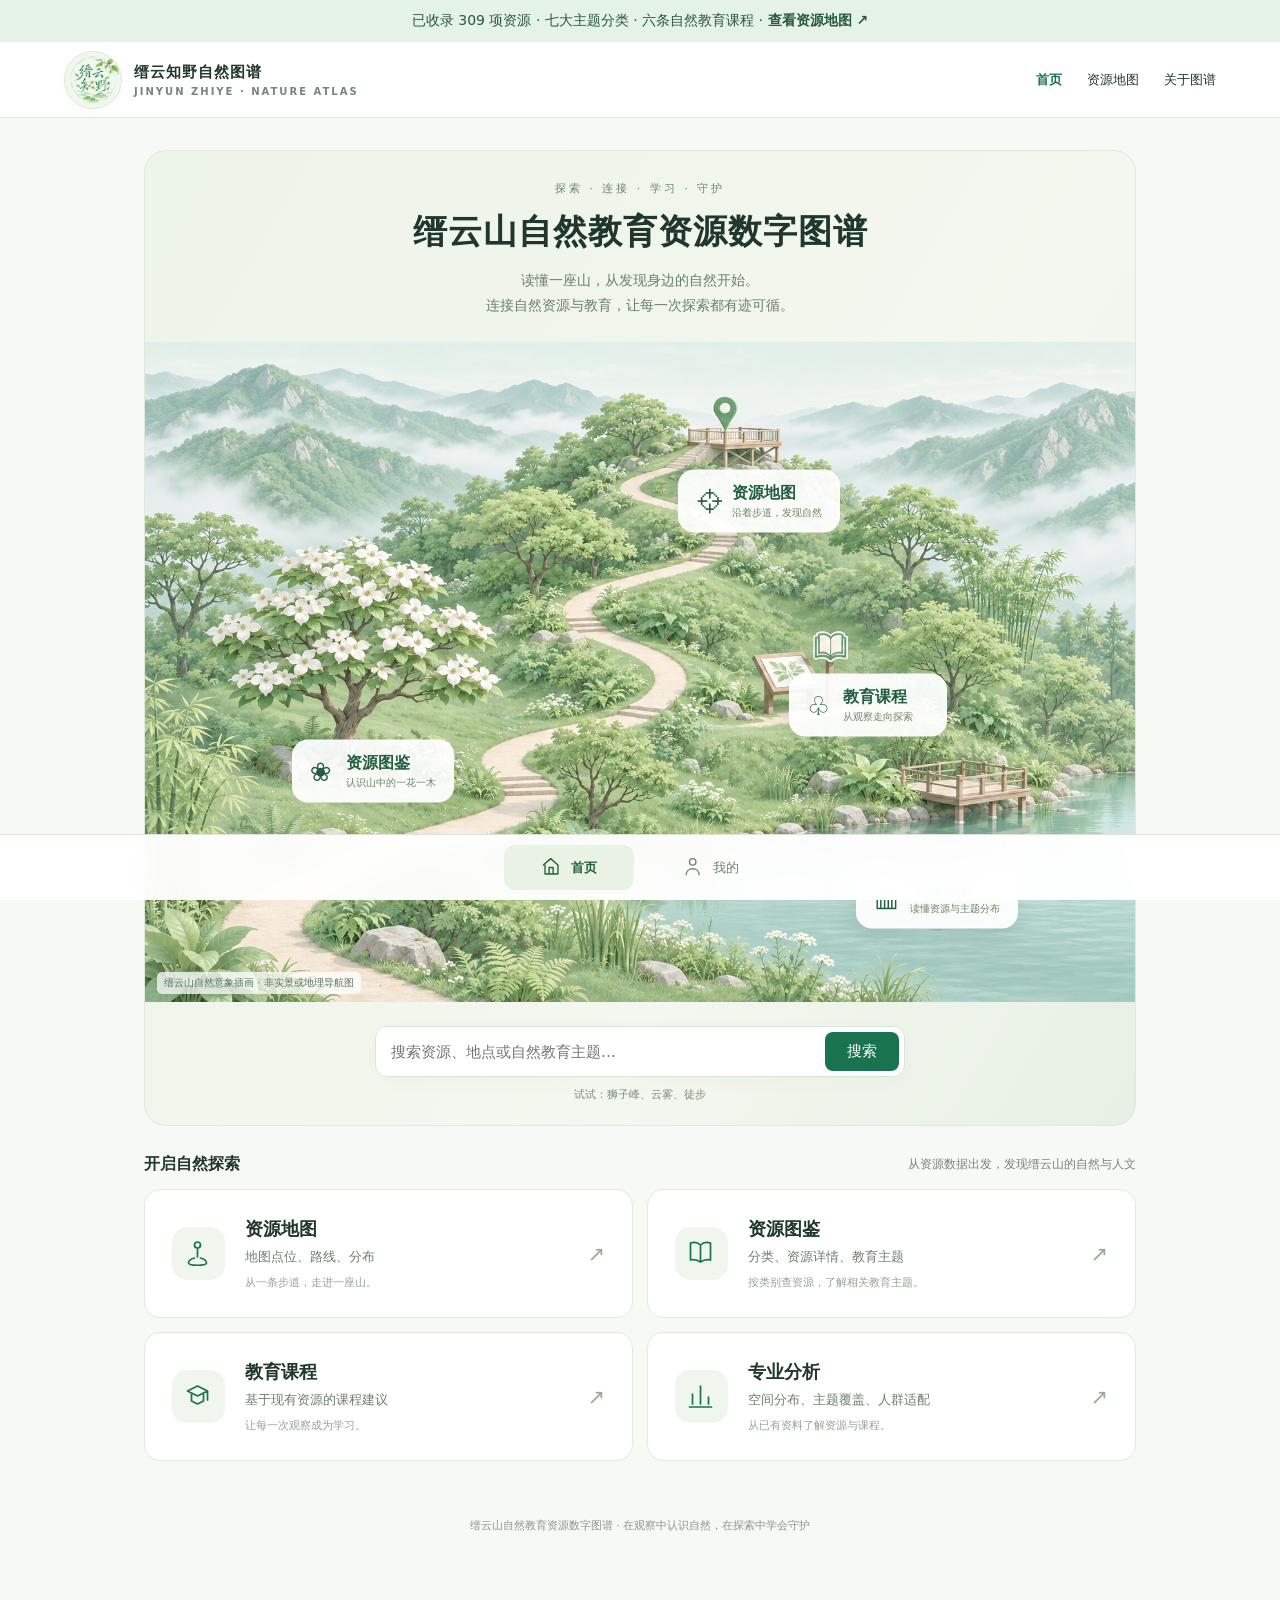
<file: 11.8/index.html>
<!doctype html><html lang="zh-CN"><head><meta charset="utf-8"><meta name="viewport" content="width=device-width,initial-scale=1"><title>缙云山自然教育资源数字图谱</title><style>
:root{--green:#19734e;--ink:#20372c;--muted:#77837b;--line:#e3e9e2}*{box-sizing:border-box}body{margin:0;background:#f7f9f5;color:var(--ink);font:15px system-ui,"Microsoft YaHei",sans-serif}button,input,a{font:inherit}a{color:inherit;text-decoration:none}button{cursor:pointer}header{height:76px;background:#fff;border-bottom:1px solid var(--line);display:flex;align-items:center;justify-content:space-between;padding:0 max(5vw,20px)}.brand{display:flex;align-items:center;gap:12px;font-weight:750;letter-spacing:1px}.mark{display:grid;place-items:center;background:#eaf3e9;border-radius:12px;width:42px;height:42px;color:var(--green);font-size:25px}.brand small{display:block;font-size:10px;color:var(--muted);letter-spacing:2px;margin-top:4px}nav{display:flex;gap:25px;font-size:13px}nav a:first-child{color:var(--green);font-weight:700}main{max-width:1040px;margin:32px auto;padding:0 24px}.hero{text-align:center;padding:38px 20px 30px;border:1px solid #e1e9dd;border-radius:22px;background:linear-gradient(120deg,#edf4e8,#f4f7ef 65%,#e7f0e5);position:relative;overflow:hidden}.eyebrow{font-size:11px;letter-spacing:3px;color:#63866a}h1{font-size:clamp(24px,4vw,34px);margin:13px 0;letter-spacing:1px}.intro{color:#6a7e6c;font-size:14px;line-height:1.8;margin:0}.search{display:flex;max-width:530px;margin:24px auto 10px;padding:5px;background:#fff;border:1px solid #dce6d8;border-radius:12px;box-shadow:0 5px 20px #32552806}.search input{min-width:0;flex:1;border:0;background:none;padding:10px;outline:none}.search button{border:0;background:var(--green);color:#fff;border-radius:8px;padding:10px 22px}.hint{font-size:11px;color:#7b8c7a}.section-title{display:flex;justify-content:space-between;align-items:center;margin:28px 0 14px}.section-title h2{font-size:16px;margin:0}.section-title span{font-size:12px;color:var(--muted)}.grid{display:grid;grid-template-columns:1fr 1fr;gap:14px}.card{display:flex;align-items:center;gap:20px;border:1px solid var(--line);border-radius:16px;background:#fff;padding:27px;transition:.2s;text-align:left;width:100%}.card:hover{border-color:#9dbda2;transform:translateY(-2px);box-shadow:0 8px 25px #26492a08}.icon{color:var(--green);width:53px;height:53px;display:grid;place-items:center;border-radius:15px;background:#f0f6ed;flex-shrink:0}svg{width:27px;height:28px}.card h3{font-size:18px;margin:0 0 7px}.card p{font-size:13px;color:#6f7d72;margin:0}.card small{display:block;font-size:11px;color:#98a198;margin-top:9px}.arrow{margin-left:auto;color:#96ab99;font-size:21px}.wide{margin-top:14px;padding:22px 27px}.wide h3{font-size:16px}.analysis{background:#edf2eb}.analysis .icon{background:#e0eadd}footer{text-align:center;padding:25px 10px;color:#8a968b;font-size:11px}dialog{width:min(620px,92vw);border:1px solid var(--line);border-radius:18px;padding:27px;color:var(--ink)}dialog::backdrop{background:#1b322c66;backdrop-filter:blur(3px)}dialog h2{margin-top:0}dialog p{line-height:1.9;color:#6f7d72}.close{float:right;border:0;border-radius:7px;padding:7px 13px}.result{display:block;padding:14px;border:1px solid var(--line);margin:9px 0;border-radius:9px}.result small{display:block;color:var(--muted);margin-top:6px}:focus-visible{outline:3px solid #77a886;outline-offset:4px}@media(max-width:650px){header{height:68px}header nav a:not(:first-child){display:none}.brand{font-size:13px}.brand small{font-size:8px}main{margin-top:18px;padding:0 15px}.hero{padding:28px 14px}.grid{gap:10px}.card{padding:18px 12px;gap:10px}.icon{width:38px;height:42px;border-radius:10px}.card h3{font-size:16px}.card p{font-size:11px;line-height:1.6}.card small{display:none}.arrow{display:none}.wide{padding:18px}.section-title span{font-size:10px}}

body{min-height:100dvh;display:flex;flex-direction:column;padding-bottom:78px}main{width:100%;flex:1}.mark{width:58px;height:58px;border-radius:50%;overflow:hidden;border:1px solid #d6deca;background:#f4edd9;box-shadow:0 2px 8px #354f2212;flex-shrink:0}.mark img{width:100%;height:100%;object-fit:cover;display:block}.bottom-nav{position:fixed;bottom:0;left:0;right:0;z-index:800;background:#fffffff5;border-top:1px solid #dce5d8;backdrop-filter:blur(14px);display:flex;justify-content:center;gap:12px;padding:10px 18px max(10px,env(safe-area-inset-bottom));height:auto}.bottom-nav a{min-width:130px;display:flex;align-items:center;justify-content:center;gap:9px;border-radius:11px;padding:11px 22px;color:#738273;font-size:13px}.bottom-nav a:hover{background:#f1f6ed;color:#19734e}.bottom-nav a[aria-current="page"]{background:#eaf2e5;color:#21613f;font-weight:700}.bottom-nav svg{width:21px;height:23px}.page-heading{padding:28px 0 20px}.page-heading h1{margin-top:8px}.page-heading p{color:#77837b;font-size:14px;line-height:1.8}.back{color:#19734e;font-size:13px}.empty-section{background:white;border:1px solid #e3e9e2;border-radius:16px;padding:24px}.empty-section h2{font-size:17px;margin:0 0 12px}.empty-section p{font-size:13px;color:#77837b;line-height:1.8}.page-grid{display:grid;grid-template-columns:1fr 1fr;gap:16px}.empty-note{border:1px dashed #cddbc8;border-radius:10px;background:#f7faf5;padding:24px 15px;text-align:center;color:#84907e;font-size:13px}.status-tag{display:inline-block;padding:5px 10px;border-radius:20px;background:#eef3e8;color:#6c805d;font-size:11px}footer{padding-bottom:24px}@media(max-width:650px){.mark{width:45px;height:45px}.brand{gap:8px;font-size:13px;letter-spacing:0}.brand small{font-size:7px;letter-spacing:1px}.bottom-nav{gap:4px;padding:8px 10px max(8px,env(safe-area-inset-bottom))}.bottom-nav a{min-width:0;flex:1;padding:10px 5px;font-size:12px;gap:6px}.page-grid{grid-template-columns:1fr}.page-heading{padding-top:15px}}
.resource-overview{display:grid;grid-template-columns:repeat(4,minmax(0,1fr));gap:10px}.resource-overview a,.course-overview a{border:1px solid #dfe9df;background:#fff;border-radius:13px;padding:14px;text-decoration:none;display:flex;align-items:center;gap:8px}.resource-overview i{width:13px;height:13px;border-radius:50%;flex-shrink:0}.resource-overview strong{font-size:13px}.resource-overview small{margin-left:auto;color:#7d8e80;font-size:11px}.course-overview{display:grid;grid-template-columns:repeat(3,1fr);gap:10px}.course-overview a{display:block;line-height:1.65}.course-overview b{display:block;color:#2b6945}.course-overview small{display:block;color:#718176}.course-overview span{display:block;color:#237d4b;font-size:11px;margin-top:8px}@media(max-width:700px){.resource-overview{grid-template-columns:repeat(2,1fr)}.course-overview{grid-template-columns:1fr 1fr}}@media(max-width:450px){.course-overview{grid-template-columns:1fr}}
.mark{background:#f3f8ef;border-color:#dce8d6;box-shadow:0 2px 8px #354f2208}.hero{padding:30px 0 23px}.hero>.eyebrow,.hero>h1,.hero>.intro{padding-left:16px;padding-right:16px}.nature-scene{margin:24px 0 15px;position:relative;width:100%;text-align:left;isolation:isolate}.nature-scene>img{width:100%;height:auto;display:block}.scene-link{position:absolute;display:grid;grid-template-columns:28px 1fr;gap:2px 8px;padding:12px 17px;border:1px solid #ffffffc7;border-radius:16px;background:#ffffffed;box-shadow:0 5px 22px #214b3520;color:#235e40;transform:translate(-50%,-50%);transition:background .2s,box-shadow .2s;min-width:158px}.scene-link:hover{background:#effbe7;box-shadow:0 6px 24px #214b3538}.scene-link>span{font-size:26px;grid-row:span 2;align-self:center}.scene-link b{font-size:16px;font-weight:650;white-space:nowrap}.scene-link small{font-size:10px;color:#6d8364;white-space:nowrap}.scene-map{left:62%;top:24%}.scene-resources{left:23%;top:65%}.scene-courses{left:73%;top:55%}.scene-analysis{left:80%;top:84%}.nature-scene figcaption{position:absolute;bottom:8px;left:12px;background:#ffffffbd;border-radius:5px;padding:4px 7px;color:#577362;font-size:10px}.hero .search{width:calc(100% - 30px)}@media(max-width:650px){.scene-link{padding:8px 10px;min-width:0;grid-template-columns:18px 1fr;gap:0 4px;border-radius:10px}.scene-link b{font-size:12px}.scene-link>span{font-size:19px;grid-row:auto}.scene-link small{display:none}.scene-map{left:62%;top:25%}.scene-resources{left:23%;top:64%}.scene-courses{left:74%;top:55%}.scene-analysis{left:79%;top:84%}.nature-scene figcaption{font-size:8px;bottom:4px;left:5px}.hero{padding-top:24px}.nature-scene{margin-top:18px}}</style></head><body><div style="padding:12px 20px;background:#e5f2e7;color:#28593d;text-align:center;font-size:14px">已收录 309 项资源 · 七大主题分类 · 六条自然教育课程 · <a style="color:inherit;font-weight:bold" href="resource-map.html?v=resource-v4">查看资源地图 ↗</a></div><header><a class="brand" href="index.html"><span class="mark"><img src="assets/jinyun-zhiye-logo-light.png" alt="缙云知野自然花境标志"></span><span>缙云知野自然图谱<small>JINYUN ZHIYE · NATURE ATLAS</small></span></a><nav><a href="index.html">首页</a><a href="resource-map.html">资源地图</a><a href="#" data-panel="about">关于图谱</a></nav></header><main><section class="hero"><div class="eyebrow">探索 · 连接 · 学习 · 守护</div><h1>缙云山自然教育资源数字图谱</h1><p class="intro">读懂一座山，从发现身边的自然开始。<br>连接自然资源与教育，让每一次探索都有迹可循。</p><figure class="nature-scene" aria-label="山坡插画功能导航"><img src="assets/jinyun-hillside-muted.png" alt="浅绿山坡上，步道通往山顶，四照花树立于坡侧，湖泊在右下角。此为艺术示意，非实景或导航地图。" width="1536" height="1024" fetchpriority="high"><a class="scene-link scene-map" href="resource-map.html"><span>⌖</span><b>资源地图</b><small>沿着步道，发现自然</small></a><a class="scene-link scene-resources" href="resources.html"><span>❀</span><b>资源图鉴</b><small>认识山中的一花一木</small></a><a class="scene-link scene-courses" href="courses.html"><span>♧</span><b>教育课程</b><small>从观察走向探索</small></a><a class="scene-link scene-analysis" href="analysis.html"><span>▥</span><b>专业分析</b><small>读懂资源与主题分布</small></a><figcaption>缙云山自然意象插画 · 非实景或地理导航图</figcaption></figure><form class="search" id="search"><input id="query" aria-label="搜索自然教育资源" placeholder="搜索资源、地点或自然教育主题…" required><button>搜索</button></form><div class="hint">试试：狮子峰、云雾、徒步</div></section><div class="section-title"><h2>开启自然探索</h2><span>从资源数据出发，发现缙云山的自然与人文</span></div><section class="grid"><a class="card" href="resource-map.html"><span class="icon"><svg viewBox="0 0 26 28" fill="none" stroke="currentColor" stroke-width="1.7" stroke-linecap="round" stroke-linejoin="round" aria-hidden="true"><path d="M9 18c-4 1-6 3-6 5 0 3 18 3 18 0 0-2-2-4-6-5M12 17V8m0 0a3 3 0 1 0 0-6 3 3 0 0 0 0 6Z"/></svg></span><div><h3>资源地图</h3><p>地图点位、路线、分布</p><small>从一条步道，走进一座山。</small></div><span class="arrow">↗</span></a><a class="card" href="resources.html"><span class="icon"><svg viewBox="0 0 26 28" fill="none" stroke="currentColor" stroke-width="1.7" stroke-linecap="round" stroke-linejoin="round" aria-hidden="true"><path d="M12 5C9 2 5 2 2 3v17c4-1 7 0 10 2 3-2 6-3 10-2V3c-3-1-7-1-10 2Zm0 0v17"/></svg></span><div><h3>资源图鉴</h3><p>分类、资源详情、教育主题</p><small>按类别查资源，了解相关教育主题。</small></div><span class="arrow">↗</span></a><a class="card" href="courses.html"><span class="icon"><svg viewBox="0 0 26 28" fill="none" stroke="currentColor" stroke-width="1.7" stroke-linecap="round" stroke-linejoin="round" aria-hidden="true"><path d="m2 8 10-5 10 5-10 5L2 8Zm4 3v7l6 3 6-3v-7m4-3v9"/></svg></span><div><h3>教育课程</h3><p>基于现有资源的课程建议</p><small>让每一次观察成为学习。</small></div><span class="arrow">↗</span></a><a class="card" href="analysis.html"><span class="icon"><svg viewBox="0 0 26 28" fill="none" stroke="currentColor" stroke-width="1.7" stroke-linecap="round" stroke-linejoin="round" aria-hidden="true"><path d="M4 21V11m8 10V3m8 18v-7M1 24h22"/></svg></span><div><h3>专业分析</h3><p>空间分布、主题覆盖、人群适配</p><small>从已有资料了解资源与课程。</small></div><span class="arrow">↗</span></a></section></main><footer>缙云山自然教育资源数字图谱 · 在观察中认识自然，在探索中学会守护</footer><dialog id="panel"><button class="close" id="close">关闭 ×</button><h2 id="panelTitle"></h2><div id="panelBody"></div></dialog><script src="./resource-points.js?v=resource-v5"></script><script src="./curated-resources.js?v=resource-v5"></script><script src="./nature-courses.js?v=resource-v5"></script><script>
const titles={mine:'我的',analysis:'专业分析',about:'关于图谱'};
const details={graph:'基于现有资源的分类和教育主题建立知识关联。',course:'依据现有资源点位设计六个自然教育课程方向。',archive:'查看完整资源信息及地图定位。',mine:'个人收藏、观察记录、学习成就和浏览历史将在这里汇总。当前主页原型尚未接入账号与共享数据。',analysis:'资源分类统计、空间分布与教育主题覆盖分析将在资源数据整理后开放。',about:'本网站基于现有缙云山资源调查点位数据，提供分色地图、代表性资源导览、自然教育课程路径与全量资源档案。课程站点为资源数据支持的教学建议，实际通行请以现场情况为准。'};
const records=window.JINYUN_RESOURCE_POINTS||[];
const courses=window.JINYUN_NATURE_COURSES||[];
const majors=window.JINYUN_RESOURCE_MAJOR||{};
const majorOf=window.jinyunMajorCategory|| (x=>x.category);
const esc=s=>String(s??'').replace(/[&<>"']/g,c=>({'&':'&amp;','<':'&lt;','>':'&gt;','"':'&quot;',"'":'&#39;'}[c]));
const majorCounts=Object.keys(majors).map(m=>({name:m,count:records.filter(x=>majorOf(x)===m).length,color:majors[m]}));
function panelContents(key){
 return `<p>${esc(details[key]||'')}</p>`;
}
const panel=document.querySelector('#panel');function show(key){document.querySelector('#panelTitle').textContent=titles[key];document.querySelector('#panelBody').innerHTML=panelContents(key);panel.showModal()}
document.querySelectorAll('[data-panel]').forEach(el=>el.onclick=e=>{e.preventDefault();show(el.dataset.panel)});document.querySelector('#close').onclick=()=>panel.close();panel.onclick=e=>{if(e.target===panel){const r=panel.getBoundingClientRect();if(e.clientX<r.left||e.clientX>r.right||e.clientY<r.top||e.clientY>r.bottom)panel.close()}};
document.querySelector('#search').onsubmit=e=>{
 e.preventDefault();const q=document.querySelector('#query').value.trim();if(!q)return;
 document.querySelector('#panelTitle').textContent='搜索结果';const body=document.querySelector('#panelBody');body.replaceChildren();
 const matches=(window.JINYUN_RESOURCE_POINTS||[]).filter(item=>[item.id,item.name,item.area,item.category,item.educationTheme,item.summary].join(' ').toLowerCase().includes(q.toLowerCase()));
 matches.slice(0,30).forEach(item=>{const a=document.createElement('a');a.className='result';a.href='resource-map.html?v=resource-v4&id='+encodeURIComponent(item.id);a.textContent=item.name+' ↗';const small=document.createElement('small');small.textContent=item.area+' / '+item.category; a.append(small);body.append(a);});
 if(!matches.length)body.textContent='暂未找到匹配资源，请尝试名称、编号、主题或区域。';
 else if(matches.length>30){const note=document.createElement('p');note.textContent='共找到 '+matches.length+' 项，先展示前30项，可在资源地图中进一步筛选。';body.append(note);}
 panel.showModal();
};
</script><nav class="bottom-nav" aria-label="底部分页导航"><a href="index.html" aria-current="page"><svg viewBox="0 0 26 28" fill="none" stroke="currentColor" stroke-width="1.7" stroke-linecap="round" stroke-linejoin="round" aria-hidden="true"><path d="m3 11 9-8 9 8v11H5V11m5 11v-8h5v8"/></svg>首页</a><a href="my.html"><svg viewBox="0 0 26 28" fill="none" stroke="currentColor" stroke-width="1.7" stroke-linecap="round" stroke-linejoin="round" aria-hidden="true"><circle cx="12" cy="7" r="4"/><path d="M4 23c0-10 16-10 16 0"/></svg>我的</a></nav></body></html>
</file>
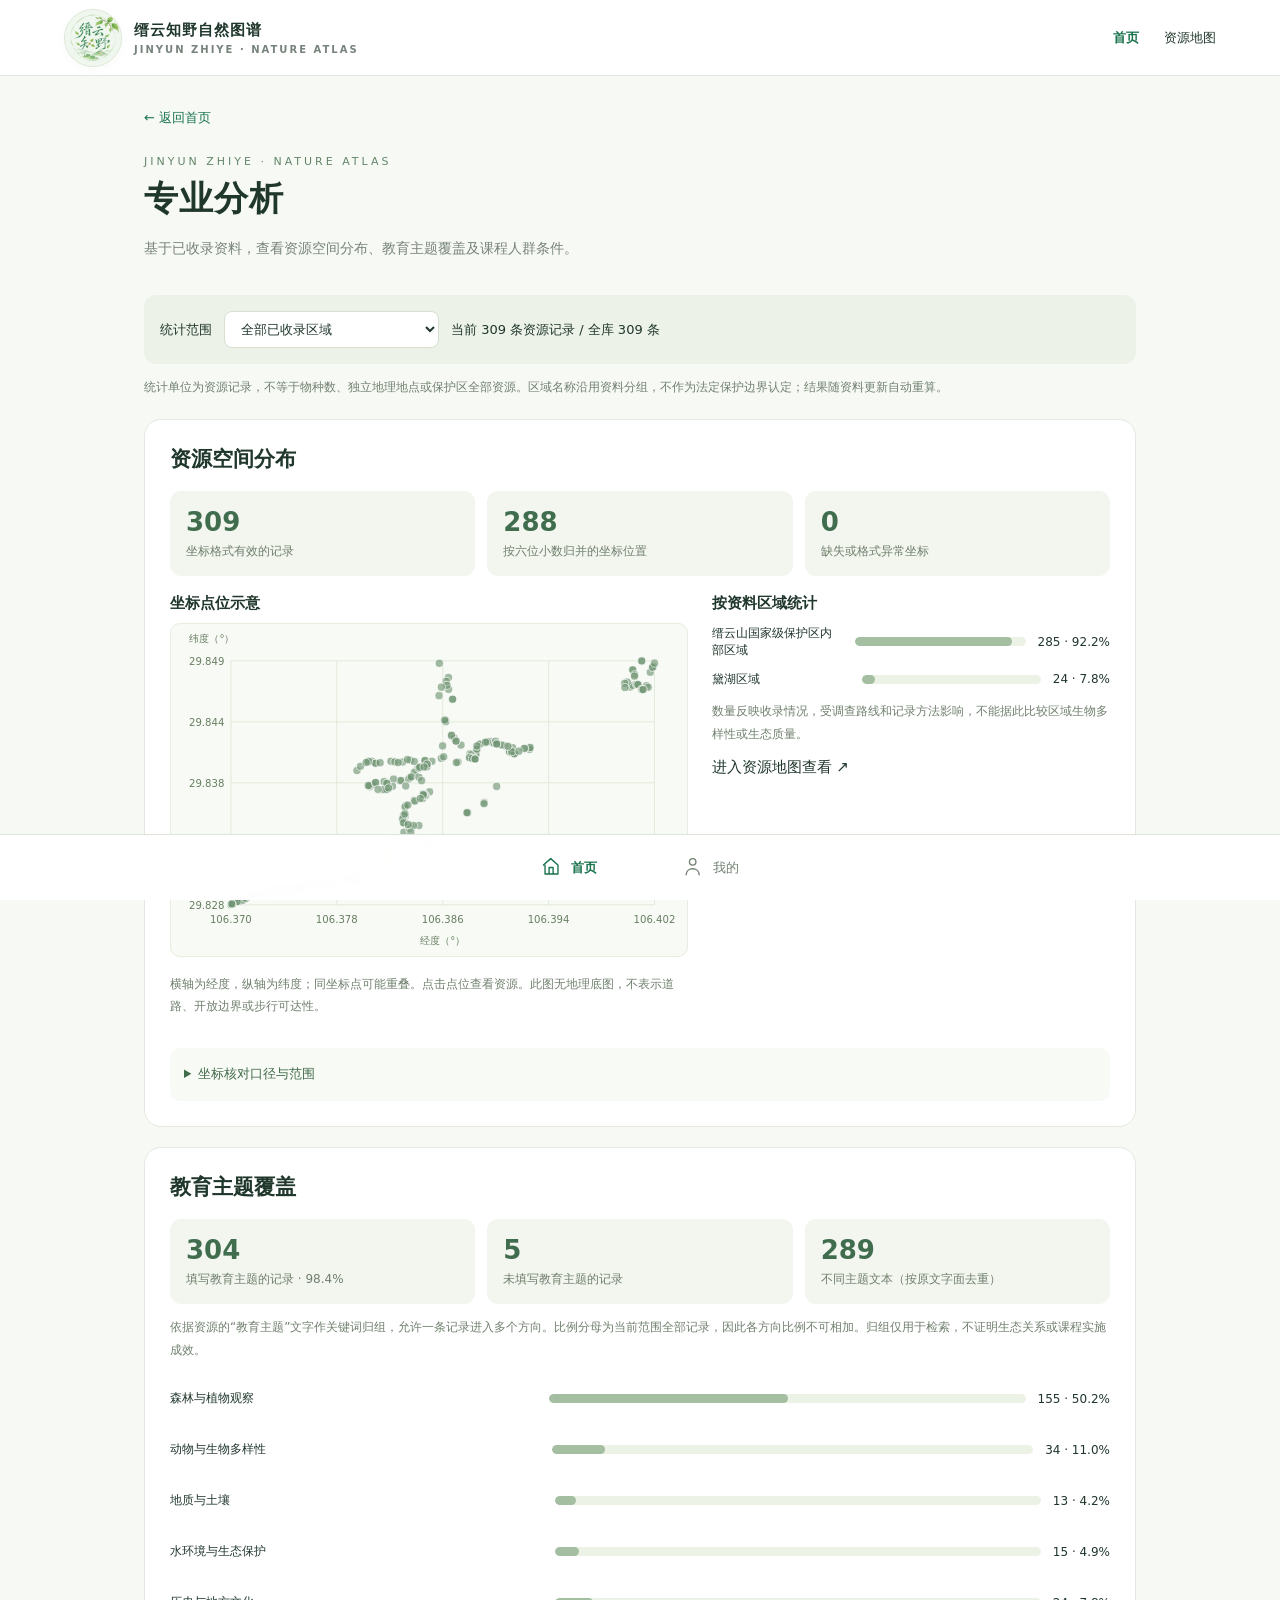
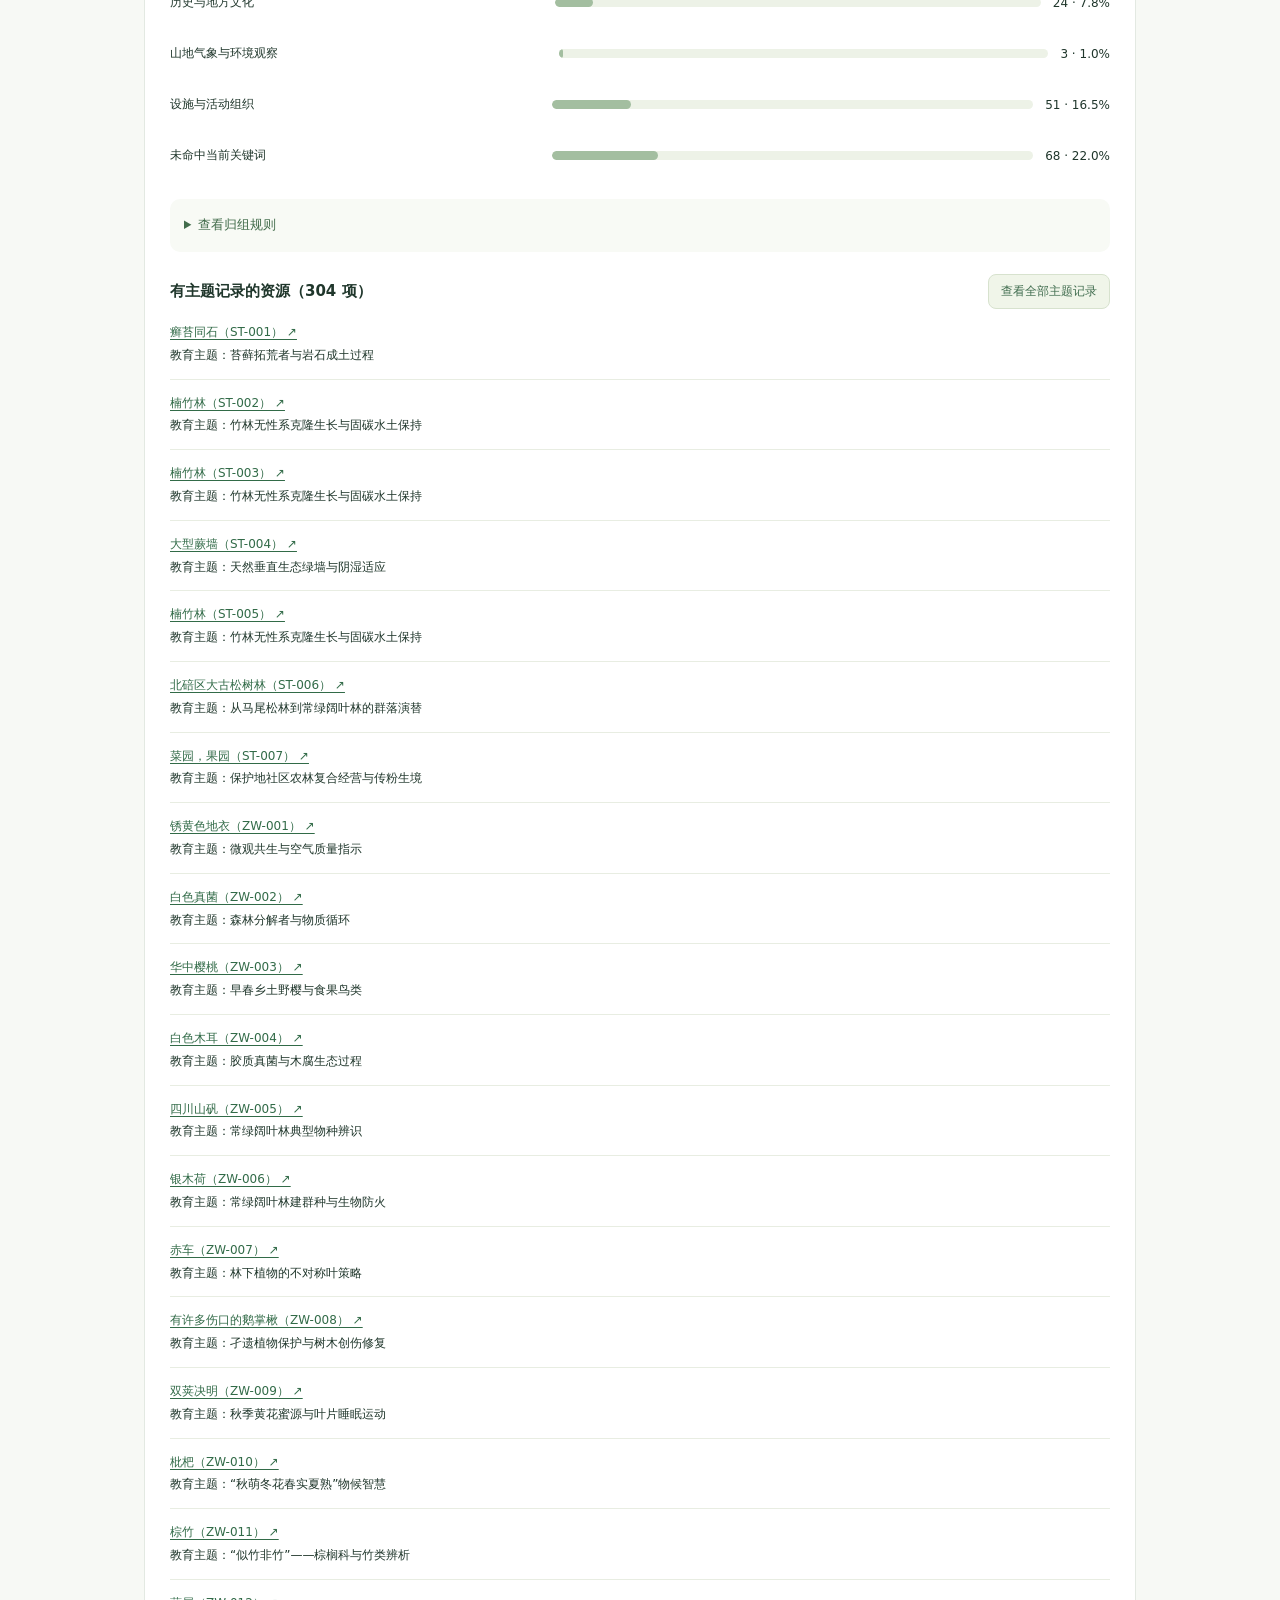
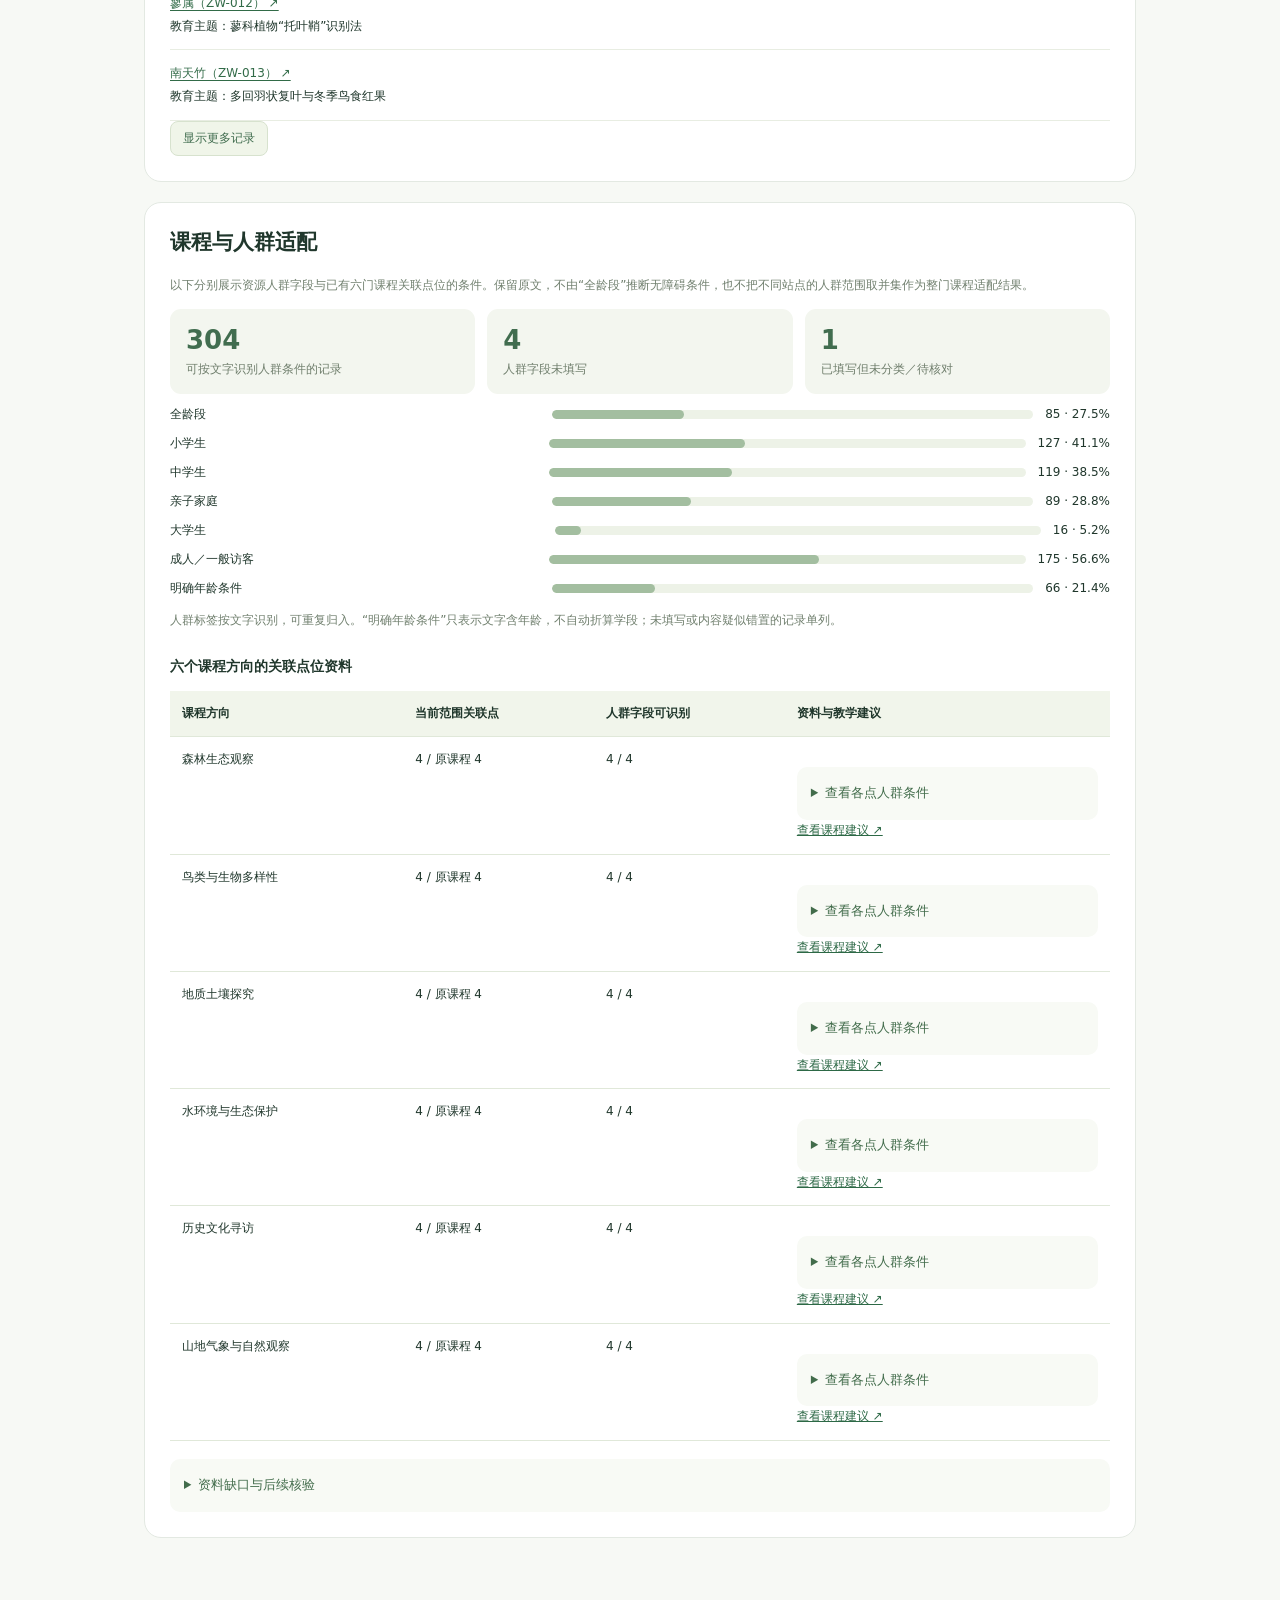
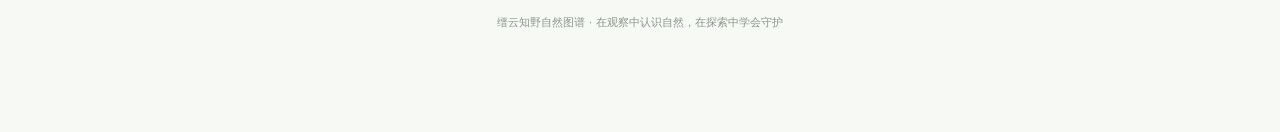
<file: 11.8/analysis.html>
<!doctype html><html lang="zh-CN"><head><meta charset="utf-8"><meta name="viewport" content="width=device-width,initial-scale=1"><title>专业分析 · 缙云知野自然图谱</title><style>
:root{--green:#19734e;--ink:#20372c;--muted:#77837b;--line:#e3e9e2}*{box-sizing:border-box}body{margin:0;background:#f7f9f5;color:var(--ink);font:15px system-ui,"Microsoft YaHei",sans-serif}button,input,a{font:inherit}a{color:inherit;text-decoration:none}button{cursor:pointer}header{height:76px;background:#fff;border-bottom:1px solid var(--line);display:flex;align-items:center;justify-content:space-between;padding:0 max(5vw,20px)}.brand{display:flex;align-items:center;gap:12px;font-weight:750;letter-spacing:1px}.mark{display:grid;place-items:center;background:#eaf3e9;border-radius:12px;width:42px;height:42px;color:var(--green);font-size:25px}.brand small{display:block;font-size:10px;color:var(--muted);letter-spacing:2px;margin-top:4px}nav{display:flex;gap:25px;font-size:13px}nav a:first-child{color:var(--green);font-weight:700}main{max-width:1040px;margin:32px auto;padding:0 24px}.hero{text-align:center;padding:38px 20px 30px;border:1px solid #e1e9dd;border-radius:22px;background:linear-gradient(120deg,#edf4e8,#f4f7ef 65%,#e7f0e5);position:relative;overflow:hidden}.eyebrow{font-size:11px;letter-spacing:3px;color:#63866a}h1{font-size:clamp(24px,4vw,34px);margin:13px 0;letter-spacing:1px}.intro{color:#6a7e6c;font-size:14px;line-height:1.8;margin:0}.search{display:flex;max-width:530px;margin:24px auto 10px;padding:5px;background:#fff;border:1px solid #dce6d8;border-radius:12px;box-shadow:0 5px 20px #32552806}.search input{min-width:0;flex:1;border:0;background:none;padding:10px;outline:none}.search button{border:0;background:var(--green);color:#fff;border-radius:8px;padding:10px 22px}.hint{font-size:11px;color:#7b8c7a}.section-title{display:flex;justify-content:space-between;align-items:center;margin:28px 0 14px}.section-title h2{font-size:16px;margin:0}.section-title span{font-size:12px;color:var(--muted)}.grid{display:grid;grid-template-columns:1fr 1fr;gap:14px}.card{display:flex;align-items:center;gap:20px;border:1px solid var(--line);border-radius:16px;background:#fff;padding:27px;transition:.2s;text-align:left;width:100%}.card:hover{border-color:#9dbda2;transform:translateY(-2px);box-shadow:0 8px 25px #26492a08}.icon{color:var(--green);width:53px;height:53px;display:grid;place-items:center;border-radius:15px;background:#f0f6ed;flex-shrink:0}svg{width:27px;height:28px}.card h3{font-size:18px;margin:0 0 7px}.card p{font-size:13px;color:#6f7d72;margin:0}.card small{display:block;font-size:11px;color:#98a198;margin-top:9px}.arrow{margin-left:auto;color:#96ab99;font-size:21px}.wide{margin-top:14px;padding:22px 27px}.wide h3{font-size:16px}.analysis{background:#edf2eb}.analysis .icon{background:#e0eadd}footer{text-align:center;padding:25px 10px;color:#8a968b;font-size:11px}dialog{width:min(620px,92vw);border:1px solid var(--line);border-radius:18px;padding:27px;color:var(--ink)}dialog::backdrop{background:#1b322c66;backdrop-filter:blur(3px)}dialog h2{margin-top:0}dialog p{line-height:1.9;color:#6f7d72}.close{float:right;border:0;border-radius:7px;padding:7px 13px}.result{display:block;padding:14px;border:1px solid var(--line);margin:9px 0;border-radius:9px}.result small{display:block;color:var(--muted);margin-top:6px}:focus-visible{outline:3px solid #77a886;outline-offset:4px}@media(max-width:650px){header{height:68px}header nav a:not(:first-child){display:none}.brand{font-size:13px}.brand small{font-size:8px}main{margin-top:18px;padding:0 15px}.hero{padding:28px 14px}.grid{gap:10px}.card{padding:18px 12px;gap:10px}.icon{width:38px;height:42px;border-radius:10px}.card h3{font-size:16px}.card p{font-size:11px;line-height:1.6}.card small{display:none}.arrow{display:none}.wide{padding:18px}.section-title span{font-size:10px}}

body{min-height:100dvh;display:flex;flex-direction:column;padding-bottom:78px}main{width:100%;flex:1}.mark{width:58px;height:58px;border-radius:50%;overflow:hidden;border:1px solid #d6deca;background:#f4edd9;box-shadow:0 2px 8px #354f2212;flex-shrink:0}.mark img{width:100%;height:100%;object-fit:cover;display:block}.bottom-nav{position:fixed;bottom:0;left:0;right:0;z-index:800;background:#fffffff5;border-top:1px solid #dce5d8;backdrop-filter:blur(14px);display:flex;justify-content:center;gap:12px;padding:10px 18px max(10px,env(safe-area-inset-bottom));height:auto}.bottom-nav a{min-width:130px;display:flex;align-items:center;justify-content:center;gap:9px;border-radius:11px;padding:11px 22px;color:#738273;font-size:13px}.bottom-nav a:hover{background:#f1f6ed;color:#19734e}.bottom-nav a[aria-current="page"]{background:#eaf2e5;color:#21613f;font-weight:700}.bottom-nav svg{width:21px;height:23px}.page-heading{padding:28px 0 20px}.page-heading h1{margin-top:8px}.page-heading p{color:#77837b;font-size:14px;line-height:1.8}.back{color:#19734e;font-size:13px}.empty-section{background:white;border:1px solid #e3e9e2;border-radius:16px;padding:24px}.empty-section h2{font-size:17px;margin:0 0 12px}.empty-section p{font-size:13px;color:#77837b;line-height:1.8}.page-grid{display:grid;grid-template-columns:1fr 1fr;gap:16px}.empty-note{border:1px dashed #cddbc8;border-radius:10px;background:#f7faf5;padding:24px 15px;text-align:center;color:#84907e;font-size:13px}.status-tag{display:inline-block;padding:5px 10px;border-radius:20px;background:#eef3e8;color:#6c805d;font-size:11px}footer{padding-bottom:24px}@media(max-width:650px){.mark{width:45px;height:45px}.brand{gap:8px;font-size:13px;letter-spacing:0}.brand small{font-size:7px;letter-spacing:1px}.bottom-nav{gap:4px;padding:8px 10px max(8px,env(safe-area-inset-bottom))}.bottom-nav a{min-width:0;flex:1;padding:10px 5px;font-size:12px;gap:6px}.page-grid{grid-template-columns:1fr}.page-heading{padding-top:15px}}
.mark{background:#f3f8ef;border-color:#dce8d6;box-shadow:0 2px 8px #354f2208}
.analysis-filter{display:flex;flex-wrap:wrap;gap:12px;align-items:center;background:#edf2e8;padding:16px;border-radius:12px;font-size:13px}.analysis-filter select{padding:9px 12px;border:1px solid #d6dfd0;border-radius:8px;max-width:100%;color:var(--ink);background:#fff}.analysis-note{font-size:12px;line-height:1.9;color:#71806f}.analysis-block{background:#fff;border:1px solid var(--line);border-radius:17px;padding:25px;margin:20px 0}.analysis-block h2{font-size:21px;margin:0 0 18px}.analysis-block h3{font-size:15px;margin:18px 0 10px}.metric-grid{display:grid;grid-template-columns:repeat(3,minmax(0,1fr));gap:12px}.metric{padding:16px;background:#f3f6ef;border-radius:11px}.metric strong{display:block;font-size:26px;font-weight:600;color:#416d4f}.metric span{display:block;font-size:12px;color:#6f7e6c;margin-top:6px}.spatial-grid{display:grid;grid-template-columns:1.3fr 1fr;gap:24px}.spatial-svg{width:100%;height:auto;background:#f8faf5;border:1px solid #e6ecdf;border-radius:10px}.spatial-svg text{font:11px system-ui;fill:#687e63}.spatial-svg .plot-point{fill:#729775;fill-opacity:.65;stroke:#fff;stroke-width:.7}.spatial-svg .plot-point:hover{fill:#1f6344;fill-opacity:1;stroke:#315f41;stroke-width:2}.analysis-block details{margin-top:18px;padding:14px;background:#f8faf5;border-radius:10px;font-size:13px;line-height:1.9}.analysis-block summary{cursor:pointer;color:#426c4b}.bar-row{display:grid;grid-template-columns:minmax(110px,1fr) 1.3fr auto;gap:12px;align-items:center;margin:12px 0;font-size:12px}.bar-track{height:9px;background:#edf2e7;border-radius:12px;overflow:hidden}.bar-fill{height:100%;background:#a3bea0;border-radius:12px}.theme-bar{width:100%;border:0;background:none;text-align:left;padding:5px 0;color:var(--ink)}.theme-bar:hover{background:#f5f8f0;border-radius:8px}.theme-bar[aria-pressed="true"]{color:#1f6344;font-weight:650}.theme-row{padding:12px 0;border-bottom:1px solid #e8ede2;font-size:12px;line-height:1.9}.theme-row a{color:#326b48;text-decoration:underline;text-underline-offset:3px}.analysis-subhead{display:flex;gap:14px;justify-content:space-between;align-items:center;margin-top:22px}.analysis-subhead h3{margin:0}.analysis-block button:not(.theme-bar){background:#f0f5e9;border:1px solid #d7e2ce;border-radius:8px;padding:8px 12px;color:#416d4f;font-size:12px;cursor:pointer}.table-wrap{overflow-x:auto;margin-top:22px}table{width:100%;border-collapse:collapse;font-size:12px;line-height:1.8;text-align:left}caption{text-align:left;font-size:14px;font-weight:600;margin-bottom:12px}th,td{padding:12px;border-bottom:1px solid #e0e8d9;vertical-align:top}th{background:#f1f5eb}td a{color:#2d6946;text-decoration:underline}table details{min-width:160px}.issue-list{padding-left:18px}.analysis-block p{overflow-wrap:anywhere}@media(max-width:700px){.metric-grid{gap:7px}.metric{padding:12px 8px}.metric strong{font-size:23px}.metric span{font-size:11px}.spatial-grid{grid-template-columns:1fr;gap:0}.analysis-block{padding:17px}.bar-row{grid-template-columns:minmax(85px,1fr) 1fr auto;gap:8px}.analysis-subhead{align-items:flex-start;flex-direction:column}th,td{padding:9px;min-width:85px}}
</style></head><body><header><a class="brand" href="index.html"><span class="mark"><img src="assets/jinyun-zhiye-logo-light.png" alt="缙云知野自然花境标志"></span><span>缙云知野自然图谱<small>JINYUN ZHIYE · NATURE ATLAS</small></span></a><nav><a href="index.html">首页</a><a href="resource-map.html">资源地图</a></nav></header><main><a class="back" href="index.html">← 返回首页</a><div class="page-heading"><div class="eyebrow">JINYUN ZHIYE · NATURE ATLAS</div><h1>专业分析</h1><p>基于已收录资料，查看资源空间分布、教育主题覆盖及课程人群条件。</p></div><div class="analysis-filter"><label for="analysisArea">统计范围</label><select id="analysisArea"><option value="">全部已收录区域</option></select><span id="analysisScope" role="status"></span></div><p class="analysis-note">统计单位为资源记录，不等于物种数、独立地理地点或保护区全部资源。区域名称沿用资料分组，不作为法定保护边界认定；结果随资料更新自动重算。</p><section class="analysis-block" id="spatial"><h2>资源空间分布</h2><div class="metric-grid" id="spatialMetrics"></div><div class="spatial-grid"><div><h3>坐标点位示意</h3><div id="spatialPlot"></div><p class="analysis-note">横轴为经度，纵轴为纬度；同坐标点可能重叠。点击点位查看资源。此图无地理底图，不表示道路、开放边界或步行可达性。</p></div><div><h3>按资料区域统计</h3><div id="areaCounts"></div><p class="analysis-note">数量反映收录情况，受调查路线和记录方法影响，不能据此比较区域生物多样性或生态质量。</p><a class="map-link" href="resource-map.html">进入资源地图查看 ↗</a></div></div><details><summary>坐标核对口径与范围</summary><div id="coordinateDetails"></div><p class="analysis-note">“坐标格式有效”仅指经纬度为有限数值且处于全球有效范围，并排除 (0,0)；不代表已完成现场定位或坐标系转换核验。同坐标统计按小数点后六位归并，不自动删除记录。</p></details></section><section class="analysis-block" id="themes"><h2>教育主题覆盖</h2><div class="metric-grid" id="themeMetrics"></div><p class="analysis-note">依据资源的“教育主题”文字作关键词归组，允许一条记录进入多个方向。比例分母为当前范围全部记录，因此各方向比例不可相加。归组仅用于检索，不证明生态关系或课程实施成效。</p><div id="themeBars"></div><details><summary>查看归组规则</summary><div id="themeRules"></div></details><div class="analysis-subhead"><h3 id="themeListTitle">有主题记录的资源</h3><button id="clearTheme" type="button">查看全部主题记录</button></div><div id="themeEvidence"></div><button id="themeMore" type="button">显示更多记录</button></section><section class="analysis-block" id="audiences"><h2>课程与人群适配</h2><p class="analysis-note">以下分别展示资源人群字段与已有六门课程关联点位的条件。保留原文，不由“全龄段”推断无障碍条件，也不把不同站点的人群范围取并集作为整门课程适配结果。</p><div class="metric-grid" id="audienceMetrics"></div><div id="audienceBars"></div><p class="analysis-note">人群标签按文字识别，可重复归入。“明确年龄条件”只表示文字含年龄，不自动折算学段；未填写或内容疑似错置的记录单列。</p><div class="table-wrap"><table><caption>六个课程方向的关联点位资料</caption><thead><tr><th>课程方向</th><th>当前范围关联点</th><th>人群字段可识别</th><th>资料与教学建议</th></tr></thead><tbody id="courseAudience"></tbody></table></div><details><summary>资料缺口与后续核验</summary><div id="audienceIssues"></div><p class="analysis-note">尚缺课程级的年龄分组、时长、难度、无障碍条件、带队配置与实际试教结果，暂不发布推荐年龄结论、适配评分或完成效果。</p></details></section></main><footer>缙云知野自然图谱 · 在观察中认识自然，在探索中学会守护</footer><nav class="bottom-nav" aria-label="底部分页导航"><a href="index.html"><svg viewBox="0 0 26 28" fill="none" stroke="currentColor" stroke-width="1.7" stroke-linecap="round" stroke-linejoin="round" aria-hidden="true"><path d="m3 11 9-8 9 8v11H5V11m5 11v-8h5v8"/></svg>首页</a><a href="my.html"><svg viewBox="0 0 26 28" fill="none" stroke="currentColor" stroke-width="1.7" stroke-linecap="round" stroke-linejoin="round" aria-hidden="true"><circle cx="12" cy="7" r="4"/><path d="M4 23c0-10 16-10 16 0"/></svg>我的</a></nav><script src="resource-points.js"></script><script src="nature-courses.js"></script><script src="analysis-dashboard.js"></script></body></html>
</file>
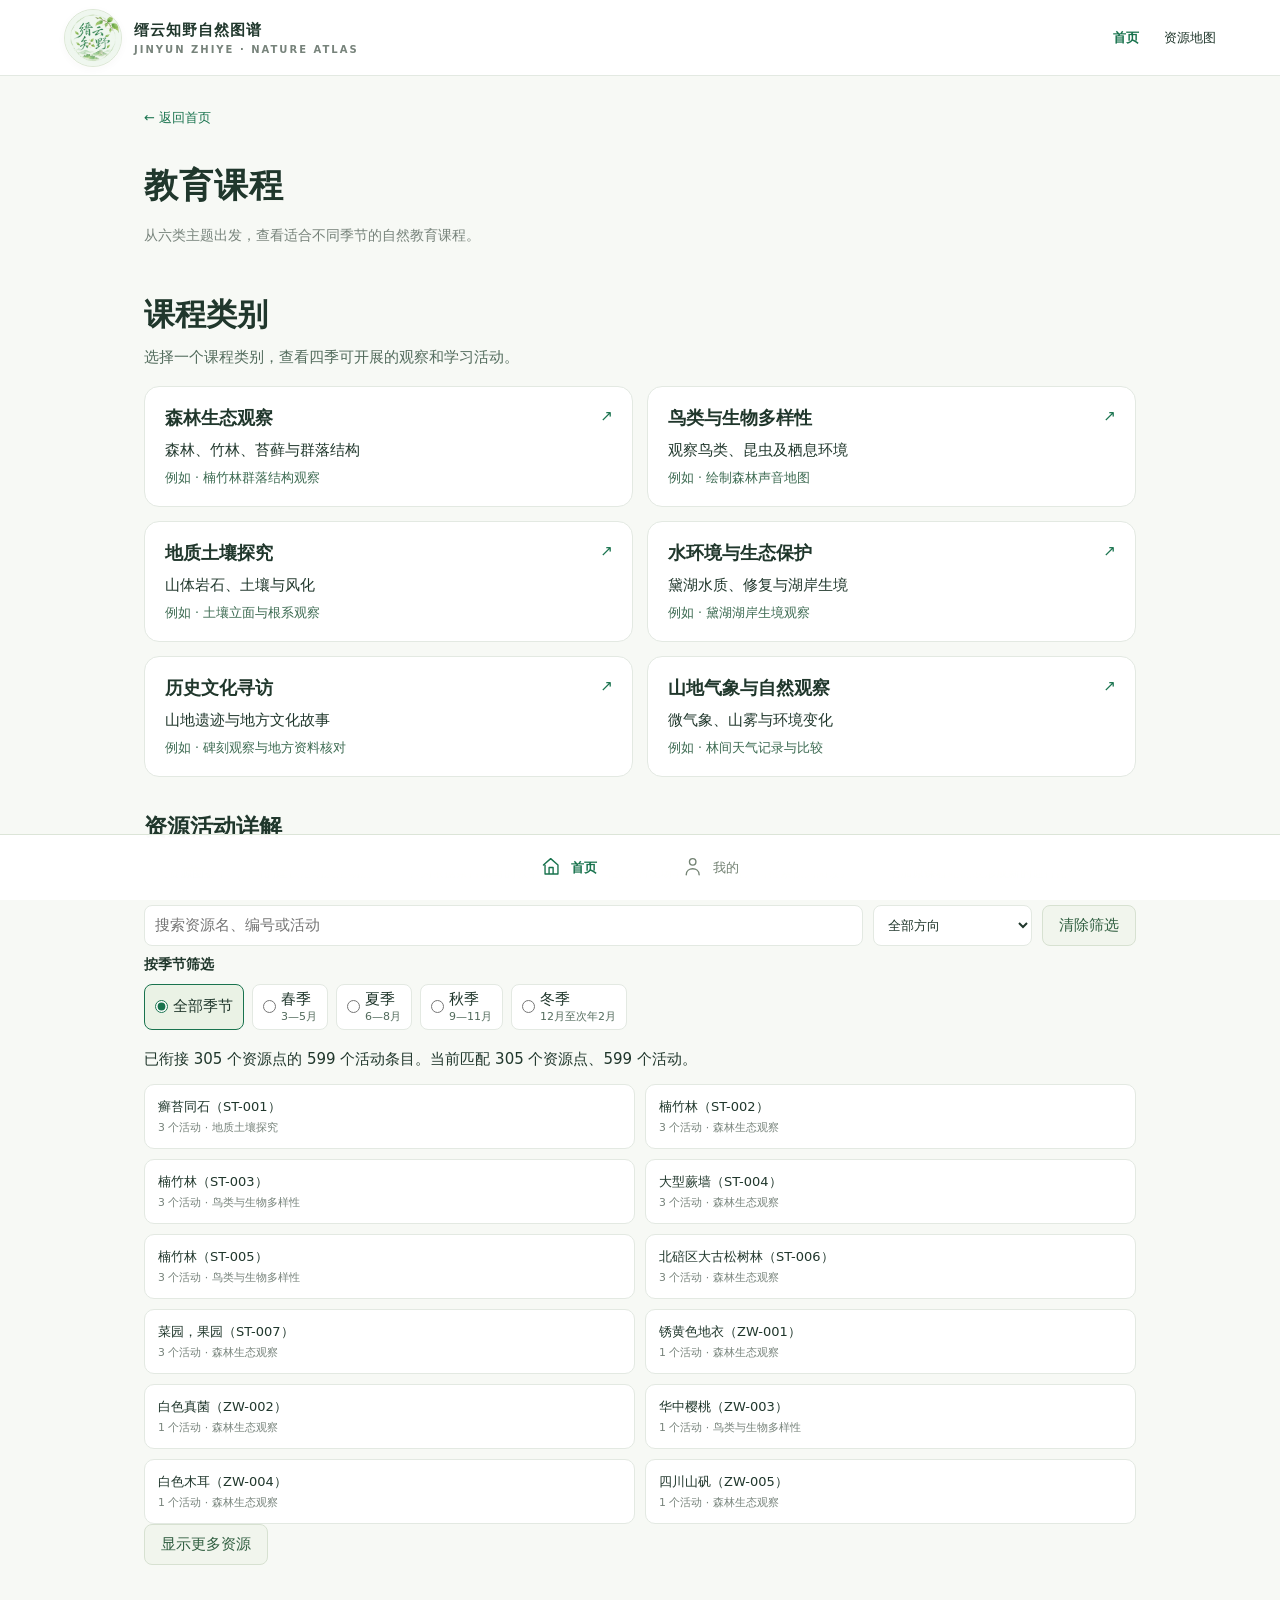
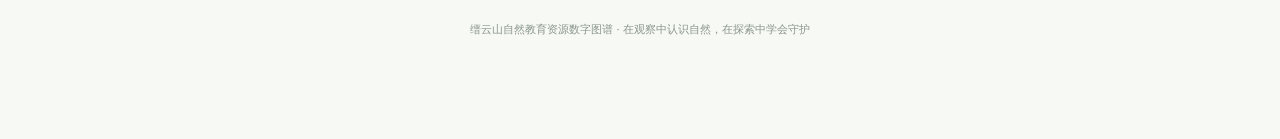
<file: 11.8/courses.html>
<!doctype html><html lang="zh-CN"><head><meta charset="utf-8"><meta name="viewport" content="width=device-width,initial-scale=1"><title>教育课程 · 缙云知野自然图谱</title><style>
:root{--green:#19734e;--ink:#20372c;--muted:#77837b;--line:#e3e9e2}*{box-sizing:border-box}body{margin:0;background:#f7f9f5;color:var(--ink);font:15px system-ui,"Microsoft YaHei",sans-serif}button,input,a{font:inherit}a{color:inherit;text-decoration:none}button{cursor:pointer}header{height:76px;background:#fff;border-bottom:1px solid var(--line);display:flex;align-items:center;justify-content:space-between;padding:0 max(5vw,20px)}.brand{display:flex;align-items:center;gap:12px;font-weight:750;letter-spacing:1px}.mark{display:grid;place-items:center;background:#eaf3e9;border-radius:12px;width:42px;height:42px;color:var(--green);font-size:25px}.brand small{display:block;font-size:10px;color:var(--muted);letter-spacing:2px;margin-top:4px}nav{display:flex;gap:25px;font-size:13px}nav a:first-child{color:var(--green);font-weight:700}main{max-width:1040px;margin:32px auto;padding:0 24px}.hero{text-align:center;padding:38px 20px 30px;border:1px solid #e1e9dd;border-radius:22px;background:linear-gradient(120deg,#edf4e8,#f4f7ef 65%,#e7f0e5);position:relative;overflow:hidden}.eyebrow{font-size:11px;letter-spacing:3px;color:#63866a}h1{font-size:clamp(24px,4vw,34px);margin:13px 0;letter-spacing:1px}.intro{color:#6a7e6c;font-size:14px;line-height:1.8;margin:0}.search{display:flex;max-width:530px;margin:24px auto 10px;padding:5px;background:#fff;border:1px solid #dce6d8;border-radius:12px;box-shadow:0 5px 20px #32552806}.search input{min-width:0;flex:1;border:0;background:none;padding:10px;outline:none}.search button{border:0;background:var(--green);color:#fff;border-radius:8px;padding:10px 22px}.hint{font-size:11px;color:#7b8c7a}.section-title{display:flex;justify-content:space-between;align-items:center;margin:28px 0 14px}.section-title h2{font-size:16px;margin:0}.section-title span{font-size:12px;color:var(--muted)}.grid{display:grid;grid-template-columns:1fr 1fr;gap:14px}.card{display:flex;align-items:center;gap:20px;border:1px solid var(--line);border-radius:16px;background:#fff;padding:27px;transition:.2s;text-align:left;width:100%}.card:hover{border-color:#9dbda2;transform:translateY(-2px);box-shadow:0 8px 25px #26492a08}.icon{color:var(--green);width:53px;height:53px;display:grid;place-items:center;border-radius:15px;background:#f0f6ed;flex-shrink:0}svg{width:27px;height:28px}.card h3{font-size:18px;margin:0 0 7px}.card p{font-size:13px;color:#6f7d72;margin:0}.card small{display:block;font-size:11px;color:#98a198;margin-top:9px}.arrow{margin-left:auto;color:#96ab99;font-size:21px}.wide{margin-top:14px;padding:22px 27px}.wide h3{font-size:16px}.analysis{background:#edf2eb}.analysis .icon{background:#e0eadd}footer{text-align:center;padding:25px 10px;color:#8a968b;font-size:11px}dialog{width:min(620px,92vw);border:1px solid var(--line);border-radius:18px;padding:27px;color:var(--ink)}dialog::backdrop{background:#1b322c66;backdrop-filter:blur(3px)}dialog h2{margin-top:0}dialog p{line-height:1.9;color:#6f7d72}.close{float:right;border:0;border-radius:7px;padding:7px 13px}.result{display:block;padding:14px;border:1px solid var(--line);margin:9px 0;border-radius:9px}.result small{display:block;color:var(--muted);margin-top:6px}:focus-visible{outline:3px solid #77a886;outline-offset:4px}@media(max-width:650px){header{height:68px}header nav a:not(:first-child){display:none}.brand{font-size:13px}.brand small{font-size:8px}main{margin-top:18px;padding:0 15px}.hero{padding:28px 14px}.grid{gap:10px}.card{padding:18px 12px;gap:10px}.icon{width:38px;height:42px;border-radius:10px}.card h3{font-size:16px}.card p{font-size:11px;line-height:1.6}.card small{display:none}.arrow{display:none}.wide{padding:18px}.section-title span{font-size:10px}}

body{min-height:100dvh;display:flex;flex-direction:column;padding-bottom:78px}main{width:100%;flex:1}.mark{width:58px;height:58px;border-radius:50%;overflow:hidden;border:1px solid #d6deca;background:#f4edd9;box-shadow:0 2px 8px #354f2212;flex-shrink:0}.mark img{width:100%;height:100%;object-fit:cover;display:block}.bottom-nav{position:fixed;bottom:0;left:0;right:0;z-index:800;background:#fffffff5;border-top:1px solid #dce5d8;backdrop-filter:blur(14px);display:flex;justify-content:center;gap:12px;padding:10px 18px max(10px,env(safe-area-inset-bottom));height:auto}.bottom-nav a{min-width:130px;display:flex;align-items:center;justify-content:center;gap:9px;border-radius:11px;padding:11px 22px;color:#738273;font-size:13px}.bottom-nav a:hover{background:#f1f6ed;color:#19734e}.bottom-nav a[aria-current="page"]{background:#eaf2e5;color:#21613f;font-weight:700}.bottom-nav svg{width:21px;height:23px}.page-heading{padding:28px 0 20px}.page-heading h1{margin-top:8px}.page-heading p{color:#77837b;font-size:14px;line-height:1.8}.back{color:#19734e;font-size:13px}.empty-section{background:white;border:1px solid #e3e9e2;border-radius:16px;padding:24px}.empty-section h2{font-size:17px;margin:0 0 12px}.empty-section p{font-size:13px;color:#77837b;line-height:1.8}.page-grid{display:grid;grid-template-columns:1fr 1fr;gap:16px}.empty-note{border:1px dashed #cddbc8;border-radius:10px;background:#f7faf5;padding:24px 15px;text-align:center;color:#84907e;font-size:13px}.status-tag{display:inline-block;padding:5px 10px;border-radius:20px;background:#eef3e8;color:#6c805d;font-size:11px}footer{padding-bottom:24px}@media(max-width:650px){.mark{width:45px;height:45px}.brand{gap:8px;font-size:13px;letter-spacing:0}.brand small{font-size:7px;letter-spacing:1px}.bottom-nav{gap:4px;padding:8px 10px max(8px,env(safe-area-inset-bottom))}.bottom-nav a{min-width:0;flex:1;padding:10px 5px;font-size:12px;gap:6px}.page-grid{grid-template-columns:1fr}.page-heading{padding-top:15px}}
.resource-overview{display:grid;grid-template-columns:repeat(4,minmax(0,1fr));gap:10px}.resource-overview a,.course-overview a{border:1px solid #dfe9df;background:#fff;border-radius:13px;padding:14px;text-decoration:none;display:flex;align-items:center;gap:8px}.resource-overview i{width:13px;height:13px;border-radius:50%;flex-shrink:0}.resource-overview strong{font-size:13px}.resource-overview small{margin-left:auto;color:#7d8e80;font-size:11px}.course-overview{display:grid;grid-template-columns:repeat(3,1fr);gap:10px}.course-overview a{display:block;line-height:1.65}.course-overview b{display:block;color:#2b6945}.course-overview small{display:block;color:#718176}.course-overview span{display:block;color:#237d4b;font-size:11px;margin-top:8px}@media(max-width:700px){.resource-overview{grid-template-columns:repeat(2,1fr)}.course-overview{grid-template-columns:1fr 1fr}}@media(max-width:450px){.course-overview{grid-template-columns:1fr}}
.mark{background:#f3f8ef;border-color:#dce8d6;box-shadow:0 2px 8px #354f2208} .filters{display:flex;flex-wrap:wrap;gap:10px;margin:20px 0}.filters input,.filters select{padding:12px;border:1px solid var(--line);border-radius:10px;background:#fff;color:var(--ink);max-width:100%}.filters input{flex:1;min-width:150px}.resource-list,.course-list{display:grid;gap:15px;margin-top:20px}.resource-item,.course-item{padding:22px;border:1px solid var(--line);border-radius:15px;background:#fff;overflow-wrap:anywhere}.resource-item h2,.course-item h2{font-size:18px;margin:0 0 10px}.resource-item p,.course-item p,.resource-item dd,.resource-item dt{font-size:13px;line-height:1.9}.resource-item p,.course-item p{color:#6f7d72}.resource-item summary{cursor:pointer;color:#19734e;font-size:13px}.resource-item dd{margin:0 0 10px;white-space:pre-wrap}.resource-item dt{color:#6f7d72}.map-link{display:inline-block;padding:9px 13px;border-radius:8px;background:#eaf2e5;color:#21613f;font-size:13px;margin-top:10px}.source-note{font-size:12px;line-height:1.9;color:#77837b}.course-item ul{padding-left:20px;font-size:13px;line-height:1.9}.resource-overview button{border:1px solid #dfe9df;background:#fff;border-radius:13px;padding:14px;display:flex;gap:8px;align-items:center;text-align:left;color:var(--ink)}.resource-overview button[aria-pressed="true"]{border-color:#19734e;background:#edf5e8} .resource-overview button small{margin-left:auto}.resource-overview button i{width:13px;height:13px;border-radius:50%;flex-shrink:0}
.course-item{scroll-margin-top:24px}.course-item h2{font-size:23px;font-weight:650;margin-bottom:22px}.course-subtitle{font:600 15px/1.7 system-ui,"Microsoft YaHei",sans-serif;color:#20372c;margin:22px 0 8px}.course-item .point-links{font-size:12px;line-height:2}.point-links a{color:#28684a;text-decoration:underline;text-decoration-color:#b8cfb4;text-underline-offset:3px}.activity-example{scroll-margin-top:24px;border-left:3px solid #bad9a5;background:#f4f8ef;padding:15px 18px;margin:15px 0;border-radius:0 10px 10px 0}.activity-example:target{outline:2px solid #88b36a;outline-offset:3px}.activity-example h4{font-size:14px;margin:0 0 8px}.reference-links a{color:#28684a;text-decoration:underline;display:inline-block;margin-right:16px}.activity-example p{margin:7px 0}.activity-library{margin-top:35px;scroll-margin-top:20px}.activity-index{display:grid;grid-template-columns:1fr 1fr;gap:10px}.activity-index a{display:block;padding:13px;background:#fff;border:1px solid var(--line);border-radius:10px;font-size:13px}.activity-index small{display:block;color:#77837b;margin-top:5px}.activity-library button{padding:10px 16px;border:1px solid #d7e1d1;border-radius:8px;background:#f1f5ed;color:#315f41}.activity-library .filters input,.activity-library select{min-width:0;max-width:100%;padding:10px;border:1px solid var(--line);border-radius:8px}.activity-focus{margin-top:24px;padding:22px;background:#fff;border:1px solid var(--line);border-radius:15px}.activity-focus h3{font-size:20px}.activity-focus ol{padding-left:23px;font-size:13px;line-height:1.9}.activity-focus p{font-size:13px;line-height:1.9}.activity-example:focus{outline:2px solid #8eaf7d}.activity-library #activityDetail{scroll-margin-top:20px}@media(max-width:650px){.activity-index{grid-template-columns:1fr}}</style><link rel="stylesheet" href="course-catalog.css"></head><body><header><a class="brand" href="index.html"><span class="mark"><img src="assets/jinyun-zhiye-logo-light.png" alt="缙云知野自然花境标志"></span><span>缙云知野自然图谱<small>JINYUN ZHIYE · NATURE ATLAS</small></span></a><nav><a href="index.html">首页</a><a href="resource-map.html">资源地图</a></nav></header><main><a class="back" href="index.html">← 返回首页</a><div class="page-heading"><h1>教育课程</h1><p>从六类主题出发，查看适合不同季节的自然教育课程。</p></div><div class="course-catalog" id="courseCatalog"></div><noscript><p>请启用浏览器脚本以查看课程。</p></noscript><section id="activityLibrary" class="activity-library"><h2>资源活动详解</h2><p class="source-note">汇集资源图鉴中已填写的建议活动及活动流程。详解为依据条目编写的教学设计，不补写缺失的现场事实。按课程方向检索仅为阅读归组，不增加原课程站点或形成新的通行路线。</p><form class="filters" id="activityFilters"><input id="activitySearch" aria-label="搜索资源活动" placeholder="搜索资源名、编号或活动"><select id="activityDirection" aria-label="课程方向"><option value="">全部方向</option></select><button type="reset">清除筛选</button><fieldset class="activity-season-filter"><legend>按季节筛选</legend><div id="activitySeason" class="activity-season-options"></div></fieldset></form><p id="activityStats" role="status"></p><div id="activityIndex"></div><button id="activityMore" type="button">显示更多资源</button><div id="activityDetail"></div></section></main><footer>缙云山自然教育资源数字图谱 · 在观察中认识自然，在探索中学会守护</footer><nav class="bottom-nav" aria-label="底部分页导航"><a href="index.html"><svg viewBox="0 0 26 28" fill="none" stroke="currentColor" stroke-width="1.7" stroke-linecap="round" stroke-linejoin="round" aria-hidden="true"><path d="m3 11 9-8 9 8v11H5V11m5 11v-8h5v8"/></svg>首页</a><a href="my.html"><svg viewBox="0 0 26 28" fill="none" stroke="currentColor" stroke-width="1.7" stroke-linecap="round" stroke-linejoin="round" aria-hidden="true"><circle cx="12" cy="7" r="4"/><path d="M4 23c0-10 16-10 16 0"/></svg>我的</a></nav><script src="resource-points.js"></script><script src="curated-resources.js"></script><script src="nature-courses.js"></script><script src="course-teaching.js"></script><script src="activity-guide.js"></script><script>const records=window.JINYUN_RESOURCE_POINTS||[];const majorOf=window.jinyunMajorCategory;const majors=window.JINYUN_RESOURCE_MAJOR||{};const esc=s=>String(s??'').replace(/[&<>"']/g,c=>({'&':'&amp;','<':'&lt;','>':'&gt;','"':'&quot;',"'":'&#39;'}[c]));const mapUrl=r=>'resource-map.html?v=resource-v4&id='+encodeURIComponent(r.id);
</script><script src="seasonal-courses.js"></script><script src="activity-seasons.js"></script><script src="activity-library.js"></script><script src="course-catalog.js"></script><script src="course-catalog-ui.js"></script></body></html>
</file>
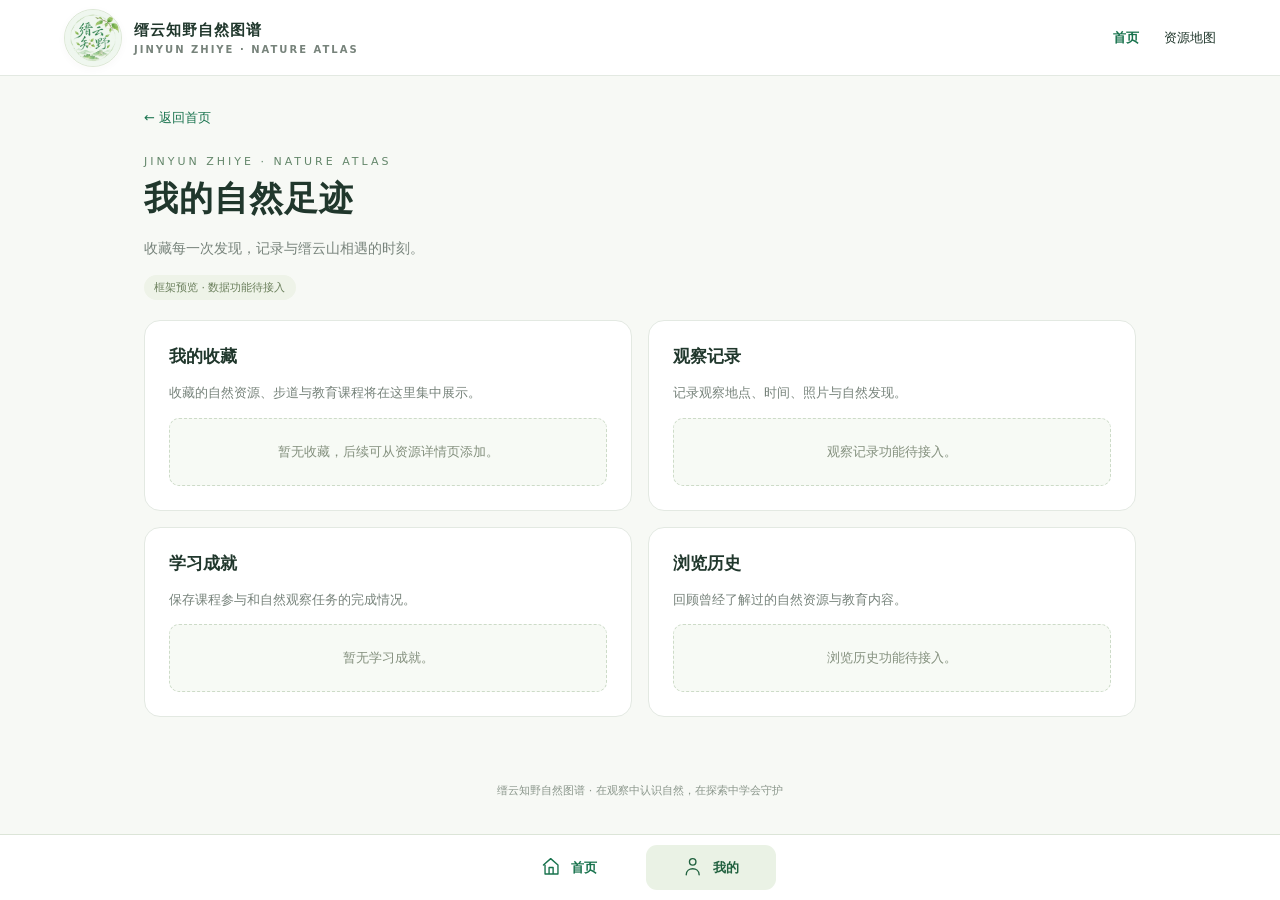
<file: 11.8/my.html>
<!doctype html><html lang="zh-CN"><head><meta charset="utf-8"><meta name="viewport" content="width=device-width,initial-scale=1"><title>我的自然足迹 · 缙云知野自然图谱</title><style>
:root{--green:#19734e;--ink:#20372c;--muted:#77837b;--line:#e3e9e2}*{box-sizing:border-box}body{margin:0;background:#f7f9f5;color:var(--ink);font:15px system-ui,"Microsoft YaHei",sans-serif}button,input,a{font:inherit}a{color:inherit;text-decoration:none}button{cursor:pointer}header{height:76px;background:#fff;border-bottom:1px solid var(--line);display:flex;align-items:center;justify-content:space-between;padding:0 max(5vw,20px)}.brand{display:flex;align-items:center;gap:12px;font-weight:750;letter-spacing:1px}.mark{display:grid;place-items:center;background:#eaf3e9;border-radius:12px;width:42px;height:42px;color:var(--green);font-size:25px}.brand small{display:block;font-size:10px;color:var(--muted);letter-spacing:2px;margin-top:4px}nav{display:flex;gap:25px;font-size:13px}nav a:first-child{color:var(--green);font-weight:700}main{max-width:1040px;margin:32px auto;padding:0 24px}.hero{text-align:center;padding:38px 20px 30px;border:1px solid #e1e9dd;border-radius:22px;background:linear-gradient(120deg,#edf4e8,#f4f7ef 65%,#e7f0e5);position:relative;overflow:hidden}.eyebrow{font-size:11px;letter-spacing:3px;color:#63866a}h1{font-size:clamp(24px,4vw,34px);margin:13px 0;letter-spacing:1px}.intro{color:#6a7e6c;font-size:14px;line-height:1.8;margin:0}.search{display:flex;max-width:530px;margin:24px auto 10px;padding:5px;background:#fff;border:1px solid #dce6d8;border-radius:12px;box-shadow:0 5px 20px #32552806}.search input{min-width:0;flex:1;border:0;background:none;padding:10px;outline:none}.search button{border:0;background:var(--green);color:#fff;border-radius:8px;padding:10px 22px}.hint{font-size:11px;color:#7b8c7a}.section-title{display:flex;justify-content:space-between;align-items:center;margin:28px 0 14px}.section-title h2{font-size:16px;margin:0}.section-title span{font-size:12px;color:var(--muted)}.grid{display:grid;grid-template-columns:1fr 1fr;gap:14px}.card{display:flex;align-items:center;gap:20px;border:1px solid var(--line);border-radius:16px;background:#fff;padding:27px;transition:.2s;text-align:left;width:100%}.card:hover{border-color:#9dbda2;transform:translateY(-2px);box-shadow:0 8px 25px #26492a08}.icon{color:var(--green);width:53px;height:53px;display:grid;place-items:center;border-radius:15px;background:#f0f6ed;flex-shrink:0}svg{width:27px;height:28px}.card h3{font-size:18px;margin:0 0 7px}.card p{font-size:13px;color:#6f7d72;margin:0}.card small{display:block;font-size:11px;color:#98a198;margin-top:9px}.arrow{margin-left:auto;color:#96ab99;font-size:21px}.wide{margin-top:14px;padding:22px 27px}.wide h3{font-size:16px}.analysis{background:#edf2eb}.analysis .icon{background:#e0eadd}footer{text-align:center;padding:25px 10px;color:#8a968b;font-size:11px}dialog{width:min(620px,92vw);border:1px solid var(--line);border-radius:18px;padding:27px;color:var(--ink)}dialog::backdrop{background:#1b322c66;backdrop-filter:blur(3px)}dialog h2{margin-top:0}dialog p{line-height:1.9;color:#6f7d72}.close{float:right;border:0;border-radius:7px;padding:7px 13px}.result{display:block;padding:14px;border:1px solid var(--line);margin:9px 0;border-radius:9px}.result small{display:block;color:var(--muted);margin-top:6px}:focus-visible{outline:3px solid #77a886;outline-offset:4px}@media(max-width:650px){header{height:68px}nav a:not(:first-child){display:none}.brand{font-size:13px}.brand small{font-size:8px}main{margin-top:18px;padding:0 15px}.hero{padding:28px 14px}.grid{gap:10px}.card{padding:18px 12px;gap:10px}.icon{width:38px;height:42px;border-radius:10px}.card h3{font-size:16px}.card p{font-size:11px;line-height:1.6}.card small{display:none}.arrow{display:none}.wide{padding:18px}.section-title span{font-size:10px}}

body{min-height:100dvh;display:flex;flex-direction:column;padding-bottom:78px}main{width:100%;flex:1}.mark{width:58px;height:58px;border-radius:50%;overflow:hidden;border:1px solid #d6deca;background:#f4edd9;box-shadow:0 2px 8px #354f2212;flex-shrink:0}.mark img{width:100%;height:100%;object-fit:cover;display:block}.bottom-nav{position:fixed;bottom:0;left:0;right:0;z-index:800;background:#fffffff5;border-top:1px solid #dce5d8;backdrop-filter:blur(14px);display:flex;justify-content:center;gap:12px;padding:10px 18px max(10px,env(safe-area-inset-bottom));height:auto}.bottom-nav a{min-width:130px;display:flex;align-items:center;justify-content:center;gap:9px;border-radius:11px;padding:11px 22px;color:#738273;font-size:13px}.bottom-nav a:hover{background:#f1f6ed;color:#19734e}.bottom-nav a[aria-current="page"]{background:#eaf2e5;color:#21613f;font-weight:700}.bottom-nav svg{width:21px;height:23px}.page-heading{padding:28px 0 20px}.page-heading h1{margin-top:8px}.page-heading p{color:#77837b;font-size:14px;line-height:1.8}.back{color:#19734e;font-size:13px}.empty-section{background:white;border:1px solid #e3e9e2;border-radius:16px;padding:24px}.empty-section h2{font-size:17px;margin:0 0 12px}.empty-section p{font-size:13px;color:#77837b;line-height:1.8}.page-grid{display:grid;grid-template-columns:1fr 1fr;gap:16px}.empty-note{border:1px dashed #cddbc8;border-radius:10px;background:#f7faf5;padding:24px 15px;text-align:center;color:#84907e;font-size:13px}.status-tag{display:inline-block;padding:5px 10px;border-radius:20px;background:#eef3e8;color:#6c805d;font-size:11px}footer{padding-bottom:24px}@media(max-width:650px){.mark{width:45px;height:45px}.brand{gap:8px;font-size:13px;letter-spacing:0}.brand small{font-size:7px;letter-spacing:1px}.bottom-nav{gap:4px;padding:8px 10px max(8px,env(safe-area-inset-bottom))}.bottom-nav a{min-width:0;flex:1;padding:10px 5px;font-size:12px;gap:6px}.page-grid{grid-template-columns:1fr}.page-heading{padding-top:15px}}
.mark{background:#f3f8ef;border-color:#dce8d6;box-shadow:0 2px 8px #354f2208}</style></head><body><header><a class="brand" href="index.html"><span class="mark"><img src="assets/jinyun-zhiye-logo-light.png" alt="缙云知野自然花境标志"></span><span>缙云知野自然图谱<small>JINYUN ZHIYE · NATURE ATLAS</small></span></a><nav><a href="index.html">首页</a><a href="resource-map.html">资源地图</a></nav></header><main><a class="back" href="index.html">← 返回首页</a><div class="page-heading"><div class="eyebrow">JINYUN ZHIYE · NATURE ATLAS</div><h1>我的自然足迹</h1><p>收藏每一次发现，记录与缙云山相遇的时刻。</p><span class="status-tag">框架预览 · 数据功能待接入</span></div><div class="page-grid"><section class="empty-section"><h2>我的收藏</h2><p>收藏的自然资源、步道与教育课程将在这里集中展示。</p><div class="empty-note">暂无收藏，后续可从资源详情页添加。</div></section><section class="empty-section"><h2>观察记录</h2><p>记录观察地点、时间、照片与自然发现。</p><div class="empty-note">观察记录功能待接入。</div></section><section class="empty-section"><h2>学习成就</h2><p>保存课程参与和自然观察任务的完成情况。</p><div class="empty-note">暂无学习成就。</div></section><section class="empty-section"><h2>浏览历史</h2><p>回顾曾经了解过的自然资源与教育内容。</p><div class="empty-note">浏览历史功能待接入。</div></section></div></main><footer>缙云知野自然图谱 · 在观察中认识自然，在探索中学会守护</footer><nav class="bottom-nav" aria-label="底部分页导航"><a href="index.html"><svg viewBox="0 0 26 28" fill="none" stroke="currentColor" stroke-width="1.7" stroke-linecap="round" stroke-linejoin="round" aria-hidden="true"><path d="m3 11 9-8 9 8v11H5V11m5 11v-8h5v8"/></svg>首页</a><a href="my.html" aria-current="page"><svg viewBox="0 0 26 28" fill="none" stroke="currentColor" stroke-width="1.7" stroke-linecap="round" stroke-linejoin="round" aria-hidden="true"><circle cx="12" cy="7" r="4"/><path d="M4 23c0-10 16-10 16 0"/></svg>我的</a></nav></body></html>
</file>
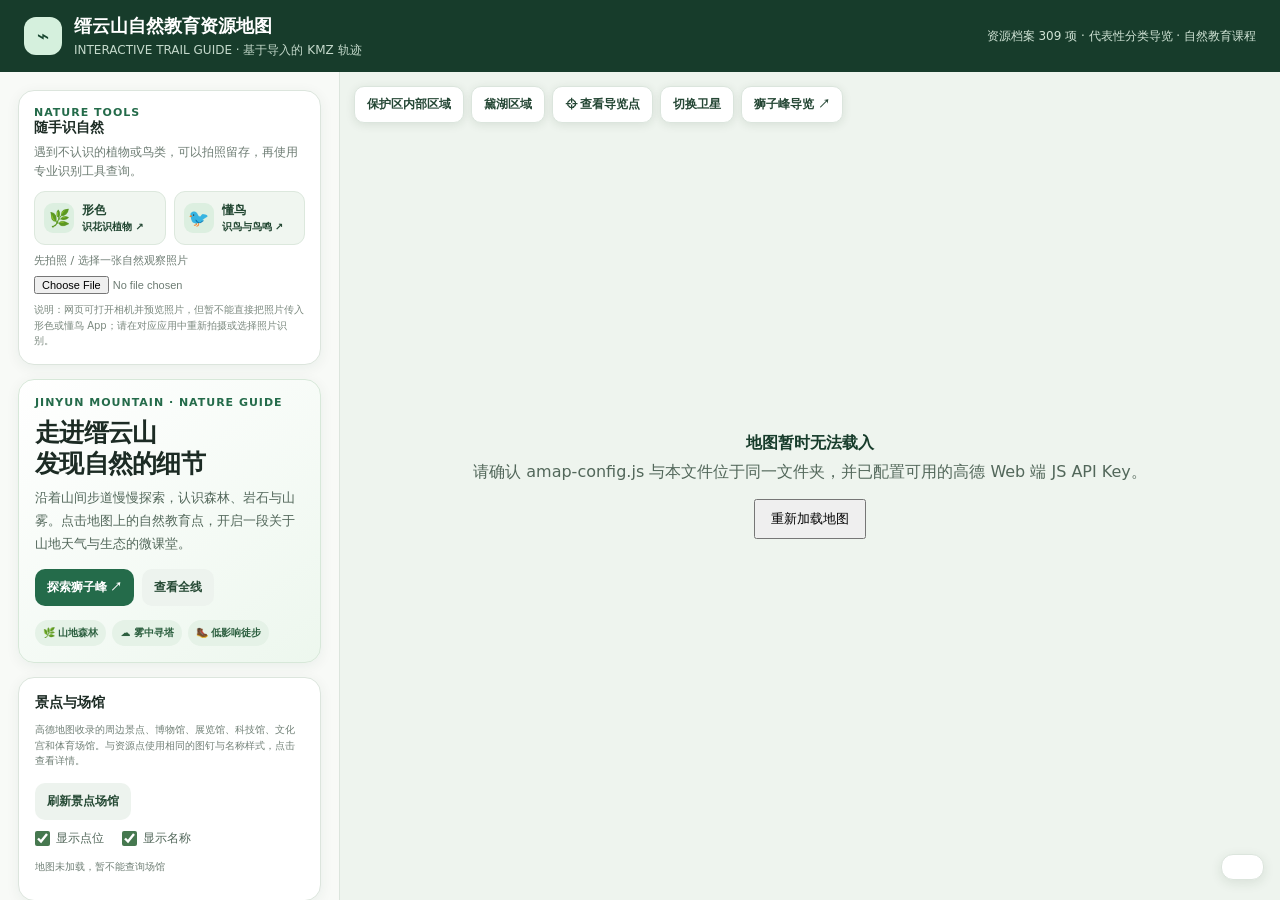
<file: 11.8/resource-map.html>
<!doctype html>
<html lang="zh-CN">
<head>
<meta charset="utf-8">
<meta name="viewport" content="width=device-width,initial-scale=1">
<title>缙云山自然教育资源地图 · 更新版V4</title>
<style>
:root{--bg:#f4f7f2;--panel:#fff;--ink:#1c2b24;--muted:#6d7c73;--green:#246b4a;--line:#dce5dd;--accent:#d9f0df}
*{box-sizing:border-box}body{margin:0;background:var(--bg);font-family:Inter,"Microsoft YaHei",system-ui,sans-serif;color:var(--ink)}
header{height:72px;background:#173c2b;color:white;display:flex;align-items:center;justify-content:space-between;padding:0 24px;gap:16px}
.brand{display:flex;align-items:center;gap:12px}.brandmark{width:38px;height:38px;border-radius:12px;background:#d5f0dd;color:#17452e;display:grid;place-items:center;font-size:21px}
h1{font-size:18px;margin:0;font-weight:700}.subhead{font-size:12px;color:#c4d9cb;margin-top:4px}.topnote{font-size:12px;color:#d0e3d5}
main{display:grid;grid-template-columns:340px minmax(0,1fr);height:calc(100vh - 72px);min-height:620px}
aside{overflow:auto;padding:18px;border-right:1px solid var(--line);background:#f8faf7}
.card{background:var(--panel);border:1px solid var(--line);border-radius:16px;padding:16px;margin-bottom:14px;box-shadow:0 3px 14px #163b2910}
.eyebrow{font-size:11px;letter-spacing:.09em;text-transform:uppercase;color:var(--green);font-weight:800}
.hero h2{font-size:22px;line-height:1.25;margin:8px 0}.hero p{font-size:13px;color:var(--muted);line-height:1.6;margin:8px 0 0}
.stats{display:grid;grid-template-columns:1fr 1fr;gap:8px;margin-top:16px}.stat{padding:11px;background:#f2f7f2;border-radius:12px}.stat strong{font-size:19px;display:block}.stat span{font-size:11px;color:var(--muted)}
.actions{display:flex;gap:8px;margin-top:14px}.btn{border:0;border-radius:10px;padding:10px 12px;font-weight:700;font-size:12px;cursor:pointer}.primary{background:var(--green);color:white}.secondary{background:#edf3ee;color:#264a35}.btn:disabled{opacity:.5;cursor:not-allowed}
.sectionhead{display:flex;align-items:center;justify-content:space-between;margin-bottom:10px}.sectionhead h3{margin:0;font-size:14px}.sectionhead span{font-size:11px;color:var(--muted)}
.stop{display:flex;gap:10px;padding:11px 0;border-top:1px solid #edf1ed;cursor:pointer}.stop:first-of-type{border-top:0}.num{width:28px;height:28px;flex:0 0 28px;border-radius:50%;display:grid;place-items:center;background:#e1f1e5;color:#246b4a;font-size:12px;font-weight:800}.stop.active .num{background:var(--green);color:#fff}.stop b{font-size:12px;display:block;margin:1px 0 4px}.stop small{font-size:11px;color:var(--muted);line-height:1.4}.stop .jump{margin-left:auto;color:#8b9a8f;font-size:17px}
.guidebox{background:#f0f7f0;border-radius:12px;padding:13px;font-size:12px;line-height:1.65;color:#365141}.guidebox strong{display:block;color:#1c4b32;margin-bottom:4px}
#map{height:100%;width:100%;background:#e8eee8}.mapwrap{position:relative;min-width:0}.maptools{position:absolute;z-index:500;top:14px;left:14px;display:flex;gap:7px;flex-wrap:wrap}.maptools button{border:1px solid #dbe5dd;background:#fff;color:#254735;border-radius:10px;padding:9px 12px;font-size:12px;font-weight:700;box-shadow:0 2px 10px #1d39221a;cursor:pointer}
.legend{position:absolute;z-index:500;bottom:20px;right:16px;background:#fff;border:1px solid var(--line);border-radius:12px;padding:12px 14px;font-size:11px;box-shadow:0 3px 12px #1d39221a}.legend div{display:flex;align-items:center;gap:8px;margin:4px 0}.dot{width:10px;height:10px;border-radius:50%;background:#246b4a;border:2px solid white;box-shadow:0 0 0 1px #246b4a}
footer{font-size:10px;color:var(--muted);line-height:1.5;padding:0 3px 12px}
.amap-info-content{font-family:inherit;line-height:1.55}.popup-title{font-weight:800;font-size:14px}.edu-card{width:280px;color:#263b2e}.edu-card img{display:block;width:100%;height:138px;object-fit:cover;border-radius:10px;margin:0 0 9px}.edu-tag{display:inline-block;background:#e5f2e7;color:#286143;padding:3px 7px;border-radius:999px;font-size:10px;font-weight:700;margin:0 4px 5px 0}.edu-card h3{font-size:17px;margin:4px 0 6px;color:#173c2b}.edu-card p{font-size:11px;line-height:1.65;margin:5px 0;color:#506157}.edu-card .edu-section{border-top:1px solid #e3ebe4;margin-top:8px;padding-top:7px}.edu-card .edu-section b{font-size:11px;color:#214c33}.edu-card .caption{font-size:9px;color:#78867d;margin-top:3px}

.public-hero{background:linear-gradient(145deg,#ffffff 0%,#edf7ee 100%);border-color:#d7e8d9}
.public-hero h2{font-size:25px;line-height:1.25;letter-spacing:-.03em}
.public-hero p{font-size:13px;line-height:1.75;color:#52675a}
.public-tags{display:flex;flex-wrap:wrap;gap:6px;margin-top:14px}
.public-tags span{font-size:10px;padding:6px 8px;border-radius:99px;background:#e5f2e7;color:#2d6040;font-weight:700}
.stop-featured{background:#f2f8f2;border:1px solid #d9e9dc;border-radius:12px;padding:12px;margin:6px 0 10px}
.stop-featured .num{background:#245f3f;color:white}
.stop-featured:hover{background:#e8f4ea}
.stop-featured:focus{outline:2px solid #5d9b70;outline-offset:2px}

@media(max-width:800px){header{height:64px;padding:0 14px}.topnote{display:none}main{display:flex;flex-direction:column;height:auto;min-height:calc(100vh - 64px)}.mapwrap{order:0;height:52vh;min-height:340px}.maptools{top:10px;left:10px}.maptools button{padding:8px 10px}aside{order:1;overflow:visible;border-right:0;padding:12px}.hero h2{font-size:20px}.legend{bottom:10px;right:10px}.stats{grid-template-columns:repeat(4,1fr)}.stat{padding:8px}.stat strong{font-size:15px}.stat span{font-size:10px}}

/* Nature identification tools and point navigation */
.tool-card{background:#fff;border:1px solid var(--line);border-radius:16px;padding:15px;margin-bottom:14px;box-shadow:0 3px 14px #163b2910}
.tool-card h3{font-size:14px;margin:0 0 6px}
.tool-card p{font-size:12px;line-height:1.55;color:var(--muted);margin:0 0 11px}
.tool-links{display:grid;grid-template-columns:1fr 1fr;gap:8px}
.tool-link{display:flex;align-items:center;gap:8px;text-decoration:none;color:#214631;background:#f0f6f0;border:1px solid #dce8dd;border-radius:11px;padding:10px 9px;font-size:12px;font-weight:800}
.tool-icon{width:30px;height:30px;border-radius:9px;display:grid;place-items:center;background:#dcefe0;font-size:17px;flex:0 0 30px}
.photo-input{display:block;width:100%;font-size:11px;color:var(--muted);margin:8px 0}
.photo-preview{display:none;width:100%;max-height:170px;object-fit:cover;border-radius:10px;margin:8px 0}
.tool-note{font-size:10px!important;color:#7a887e!important;margin-top:8px!important;margin-bottom:0!important}
.nav-actions{display:grid;grid-template-columns:1fr 1fr;gap:8px;margin-top:10px}
.nav-status{font-size:11px;line-height:1.5;color:var(--muted);margin-top:8px}
.destination-choice{margin-top:10px;padding:9px 10px;background:#edf5ee;border-radius:10px;font-size:11px;color:#52675a}
.destination-choice strong{display:block;margin-top:3px;color:#214631;font-size:13px}
.route-panel{display:none;margin-top:10px;padding:11px;background:#f2f7f2;border:1px solid #dce8dd;border-radius:11px}
.route-panel.active{display:block}.route-summary{font-size:12px;font-weight:800;color:#214631;line-height:1.5}
.live-instruction{margin-top:8px;padding:8px 9px;border-radius:9px;background:#fff7e8;color:#7a4a18;font-size:12px;font-weight:800;line-height:1.5}
.route-steps{margin:8px 0 0;padding-left:20px;max-height:190px;overflow:auto;font-size:11px;line-height:1.55;color:#52675a}
.route-steps li{padding:4px 2px;border-top:1px solid #e0e9e1}.route-steps li:first-child{border-top:0}
.map-point{position:relative;display:block;width:20px;height:20px;cursor:pointer}.map-point .resource-map-marker{display:grid}.map-point-name{position:absolute;left:24px;top:-1px;max-width:180px;overflow:hidden;text-overflow:ellipsis;white-space:nowrap;padding:4px 8px;border:1px solid #dce5dd;background:#fffffff2;color:#365141;border-radius:7px;font:500 11px/1.4 "Microsoft YaHei",sans-serif;box-shadow:0 2px 7px #173c2b12;pointer-events:none}.map-labels-compact .map-point-name{display:none}.map-labels-compact .map-point:hover .map-point-name{display:block}.resource-names-off .resource-marker .map-point-name,.nearby-names-off .nearby-marker .map-point-name{display:none}.amap-marker-label{border:0!important;background:transparent!important;padding:0!important}.layer-switches{display:flex;gap:18px;flex-wrap:wrap;margin:10px 0 12px;color:#52675a;font-size:12px}.layer-switches label{display:flex;align-items:center;gap:6px;cursor:pointer}.layer-switches input{accent-color:#46784f;width:15px;height:15px;margin:0}.poi-list-item{display:block;width:100%;text-align:left;padding:9px 8px;border:0;border-bottom:1px solid #e5ece7;background:transparent;color:#365141;border-radius:6px;font:inherit;font-size:12px;cursor:pointer}.poi-list-item:hover{background:#edf5ee}.resource-photo-gallery{display:grid;gap:7px}.resource-photo-gallery img{display:block;width:100%;max-height:180px;object-fit:cover;border-radius:9px}.resource-photo-gallery{margin-bottom:9px}
.resource-controls{display:grid;gap:8px}.resource-controls input,.resource-controls select{width:100%;border:1px solid #dce5dd;border-radius:10px;background:#fff;color:#1c2b24;padding:10px 11px;font:inherit;font-size:12px}
.resource-controls-row{display:grid;grid-template-columns:1fr auto;gap:8px}.resource-controls .btn{white-space:nowrap}.resource-hint{font-size:10px;line-height:1.55;color:#718077}
.resource-map-marker{position:relative;width:20px;height:20px;display:grid;place-items:center;cursor:pointer;filter:drop-shadow(0 2px 3px #173c2b55)}.resource-map-marker>span{width:14px;height:14px;border:2px solid #fff;border-radius:50% 50% 50% 0;background:var(--marker-color);transform:rotate(-45deg)}.resource-map-marker>b{position:absolute;left:13px;top:-7px;min-width:17px;height:17px;padding:0 4px;display:grid;place-items:center;border-radius:9px;background:#173c2b;color:#fff;font-size:9px;line-height:1}
.resource-popup-wrap{width:310px;max-height:430px;overflow:auto;padding-right:3px}.resource-group-title{position:sticky;top:0;z-index:2;padding:7px 9px;margin-bottom:8px;border-radius:8px;background:#173c2b;color:#fff;font-size:11px;font-weight:800}.resource-popup-card{padding:2px 0 12px}.resource-popup-card+.resource-popup-card{padding-top:12px;border-top:2px solid #dfe9e1}.resource-popup-card>img{width:100%;height:135px;object-fit:cover;border-radius:9px;margin-bottom:8px;background:#edf3ee}.resource-popup-heading{display:flex;gap:6px;flex-wrap:wrap}.resource-code,.resource-category{display:inline-block;padding:3px 7px;border-radius:999px;font-size:9px;font-weight:800;background:#edf4ee;color:#28593d}.resource-category{background:#eef2f7;color:#38536b}.resource-popup-card h3{font-size:17px;margin:6px 0;color:#173c2b}.resource-popup-section{border-top:1px solid #e6ece7;padding-top:6px;margin-top:6px}.resource-popup-section b{font-size:10px;color:#28593d}.resource-popup-section p{font-size:11px;line-height:1.55;color:#506157;margin:3px 0}.resource-coordinates{font-size:9px;color:#78867d;margin-top:7px}
@media(max-width:800px){.tool-links{grid-template-columns:1fr 1fr}.nav-actions{grid-template-columns:1fr 1fr}}


#natureCourse{width:100%;border:1px solid #dce5dd;border-radius:10px;background:white;padding:10px;font:inherit;font-size:13px}
.course-detail{background:#f3f8f1;border-radius:12px;margin:11px 0;padding:12px;font-size:12px;color:#415847;line-height:1.6}
.course-detail p{margin:6px 0}.course-detail ol{padding-left:18px;margin:10px 0}.course-detail li{padding:6px 0;border-bottom:1px solid #e3ece1}
.course-detail li button{display:block;border:0;background:transparent;color:#21683d;font-weight:750;padding:2px 0;cursor:pointer;text-align:left}
.course-detail li span{display:block;color:#738576;font-size:11px}
.course-pin{height:28px;width:28px;border-radius:50%;border:3px solid white;background:#ed8426;color:white;display:grid;place-items:center;font-weight:800;box-shadow:0 2px 8px #3338}
#majorLegend{display:grid;grid-template-columns:repeat(2,max-content);gap:7px 13px}#majorLegend .dot{display:inline-block;width:10px;height:10px;border-radius:50%;margin-right:6px}
</style>
<link rel="stylesheet" href="resource-grades.css?v=grade-v2"></head>
<body>
<div id="localFileHint" hidden style="padding:12px 18px;background:#fff1cc;color:#664d12;font-size:13px">当前直接打开了 HTML 文件。建议关闭此页，双击同文件夹中的“双击启动网站.cmd”，通过本地网址打开；地图底图及景点查询均需网络连接。</div>
<script>document.getElementById('localFileHint').hidden = location.protocol !== 'file:';</script>
<header><div class="brand"><div class="brandmark">⌁</div><div><h1>缙云山自然教育资源地图</h1><div class="subhead">INTERACTIVE TRAIL GUIDE · 基于导入的 KMZ 轨迹</div></div></div><div class="topnote">资源档案 309 项 · 代表性分类导览 · 自然教育课程</div></header>
<main>
<aside>

 <section class="tool-card" aria-label="自然识别工具">
  <div class="eyebrow">NATURE TOOLS</div>
  <h3>随手识自然</h3>
  <p>遇到不认识的植物或鸟类，可以拍照留存，再使用专业识别工具查询。</p>
  <div class="tool-links">
   <a class="tool-link" href="https://www.xingseapp.com/" target="_blank" rel="noopener noreferrer" aria-label="打开形色植物识别">
    <span class="tool-icon">🌿</span><span>形色<br><small>识花识植物 ↗</small></span>
   </a>
   <a class="tool-link" href="https://aboutbirds.app/" target="_blank" rel="noopener noreferrer" aria-label="打开懂鸟鸟类识别">
    <span class="tool-icon">🐦</span><span>懂鸟<br><small>识鸟与鸟鸣 ↗</small></span>
   </a>
  </div>
  <label class="photo-input" for="naturePhoto">先拍照 / 选择一张自然观察照片</label>
  <input id="naturePhoto" class="photo-input" type="file" accept="image/*" capture="environment">
  <img id="naturePhotoPreview" class="photo-preview" alt="自然观察照片预览">
  <p class="tool-note">说明：网页可打开相机并预览照片，但暂不能直接把照片传入形色或懂鸟 App；请在对应应用中重新拍摄或选择照片识别。</p>
 </section>

 <section class="card hero public-hero">
  <div class="eyebrow">JINYUN MOUNTAIN · NATURE GUIDE</div>
  <h2>走进缙云山<br>发现自然的细节</h2>
  <p>沿着山间步道慢慢探索，认识森林、岩石与山雾。点击地图上的自然教育点，开启一段关于山地天气与生态的微课堂。</p>
  <div class="actions"><button class="btn primary" id="startTour">探索狮子峰 ↗</button><button class="btn secondary" id="stopTour">查看全线</button></div>
  <div class="public-tags"><span>🌿 山地森林</span><span>☁️ 雾中寻塔</span><span>🥾 低影响徒步</span></div>
 </section>

 <section class="card" id="nearbyPlaces">
  <div class="sectionhead"><h3>景点与场馆</h3></div>
  <p class="resource-hint">高德地图收录的周边景点、博物馆、展览馆、科技馆、文化宫和体育场馆。与资源点使用相同的图钉与名称样式，点击查看详情。</p>
  <div class="actions"><button class="btn secondary" id="reloadPlaces">刷新景点场馆</button></div>
  <div class="layer-switches"><label><input id="togglePlaces" type="checkbox" checked>显示点位</label><label><input id="nearbyNames" type="checkbox" checked>显示名称</label></div>
  <p id="placesStatus" class="resource-hint" role="status">等待地图加载…</p>
  <div id="placesList" style="max-height:200px;overflow:auto"></div>
 </section>
 <section class="card" id="natureCourseCard" aria-label="自然教育课程规划">
  <div class="sectionhead"><h3>自然教育课程路线</h3><span>六大主题</span></div>
  <p class="resource-hint">按课程主题选择教学点位，地图将显示沿途观察站点并尝试生成步行线路。</p>
  <label for="natureCourse" class="resource-hint" style="display:block;margin:8px 0 5px">选择课程方向</label>
  <select id="natureCourse" aria-label="选择自然教育课程"><option value="">请选择自然教育课程</option></select>
  <div class="course-detail" id="courseDetail" aria-live="polite">选择课程后查看教学目标与站点。</div>
  <p class="resource-hint" id="courseStatus" role="status" aria-live="polite"></p>
  <button class="btn secondary" id="clearCourse" type="button">清除课程路线</button>
 </section>
 <section class="card" id="resourceBrowser">
  <div class="sectionhead"><h3>自然教育资源</h3><span id="resourceCount">正在加载…</span></div>
  <div class="layer-switches"><label><input id="toggleResources" type="checkbox" checked>显示点位</label><label><input id="resourceNames" type="checkbox" checked>显示名称</label><label><input id="representativeOnly" type="checkbox" checked>仅显示代表性点位</label></div>
  <fieldset class="resource-grade-tabs"><legend>按资源级别查看</legend><div class="resource-grade-options"><label><input type="radio" name="resourceGrade" value="" checked><span>全部</span></label><label><input type="radio" name="resourceGrade" value="1"><span>一级</span></label><label><input type="radio" name="resourceGrade" value="2"><span>二级</span></label><label><input type="radio" name="resourceGrade" value="3"><span>三级</span></label></div></fieldset><div class="resource-grade-key" aria-label="资源分级图例"><div><span class="grade-key-icon" data-grade-key="1"></span><span>一级：核心典型资源（32 项）</span></div><div><span class="grade-key-icon" data-grade-key="2"></span><span>二级：特色代表资源（111 项）</span></div><div><span class="grade-key-icon" data-grade-key="3"></span><span>三级：普通基础资源（166 项）</span></div></div><p id="gradeStatus" class="resource-hint" role="status">正在读取资源分级…</p><p class="resource-hint">切换等级会关闭代表性点位限制，可与区域、分类及搜索组合使用。同坐标有多项资源时，图标按当前可见的最高等级绘制，角标为资源项数。分级来自提供的内容表，不等同于物种或文物保护等级。</p>
  <div class="resource-controls">
   <select id="resourceArea" aria-label="按资源区域筛选"><option value="" selected>全部区域</option><option value="缙云山国家级保护区内部区域">缙云山国家级保护区内部区域</option><option value="黛湖区域">黛湖区域</option></select>
   <input id="resourceSearch" type="search" placeholder="搜索名称、编号、主题…" aria-label="搜索资源点位">
   <div class="resource-controls-row">
    <select id="resourceCategory" aria-label="按资源分类筛选"><option value="">全部分类</option></select>
    <button class="btn secondary" id="clearResourceFilter" type="button">重置</button>
   </div>
   <div class="resource-hint">颜色区分七类资源；默认显示代表性资源，关闭“仅显示代表性点位”可恢复完整档案点位。输入搜索词也可查找未入选的原始资源。</div>
  </div>
 </section>

 <section class="card" id="pointNavigationCard">
  <div class="sectionhead"><h3>实时步行导航</h3><span>任意地点</span></div>
  <p style="font-size:12px;color:var(--muted);line-height:1.55;margin:0">点击地图标记、底图地点名称或地图任意位置设为目的地，然后开启实时导航。</p>
  <div class="destination-choice">当前目的地<strong id="selectedDestinationName">请先在地图上选择地点</strong></div>
  <div class="nav-actions">
   <button class="btn primary" id="locateMe">◎ 定位我的位置</button>
   <button class="btn primary" id="startRealtimeNav">开始实时导航</button>
   <button class="btn secondary" id="stopRealtimeNav" disabled>停止实时导航</button>
   <button class="btn secondary" id="clearRoute" disabled>清除路线</button>
   <button class="btn secondary" id="openExternalNav">外部高德导航 ↗</button>
  </div>
  <div class="nav-status" id="navStatus">实时导航需要定位授权、HTTPS 或 localhost，并保持页面在前台打开。</div>
  <div class="route-panel" id="routePanel" aria-live="polite">
   <div class="route-summary" id="routeSummary"></div>
   <div class="live-instruction" id="liveInstruction">等待定位与路线指引</div>
   <ol class="route-steps" id="routeSteps"></ol>
  </div>
 </section>

 <section class="card">
  <div class="sectionhead"><h3>导览路线</h3><span>4 处导览点</span></div>
  <div class="stop stop-featured" id="lionGuideItem" role="button" tabindex="0">
   <div class="num">✦</div><div><b>狮子峰 · 雾中寻塔</b><small>自然教育点 · 认识雾的形成与远景变化</small></div><div class="jump">›</div>
  </div>
  <div class="stop stop-featured" id="xiangluGuideItem" role="button" tabindex="0">
   <div class="num">✦</div><div><b>香炉峰 · 晨光观云</b><small>山峰观景点 · 观察日出、云层与山脊轮廓</small></div><div class="jump">›</div>
  </div>
  <div class="stop stop-featured" id="foguangGuideItem" role="button" tabindex="0">
   <div class="num">✦</div><div><b>佛光岩 · 岩壁寻光</b><small>地质观察点 · 认识岩壁、光影与风化痕迹</small></div><div class="jump">›</div>
  </div>
  <div class="stop stop-featured" id="jinyunTempleGuideItem" role="button" tabindex="0">
   <div class="num">✦</div><div><b>缙云寺 · 古刹寻迹</b><small>人文教育点 · 观察古建与山地环境的关系</small></div><div class="jump">›</div>
  </div>
 </section>
 <section class="card">
  <div class="sectionhead"><h3>自然观察提示</h3><span id="stepLabel">欢迎探索</span></div>
  <div class="guidebox" id="guideText"><strong>把脚步放慢一点</strong>试着比较近处树叶与远处山体的清晰度。天气潮湿时，山雾可能在林间和山谷聚散；观察光线、风和能见度的变化，发现自然环境中的小线索。</div>
 </section>
 <footer>地图底图使用高德地图 JavaScript API 2.0，可切换标准地图与卫星影像，需要网络连接。本地图用于公众自然导览；形色与懂鸟为外部识别服务，照片不会由本网页自动传入这些 App。导航由外部地图服务提供，请核实实际步道与现场安全情况。</footer>
</aside>
<div class="mapwrap">
 <div class="maptools"><button id="viewInternal">保护区内部区域</button><button id="viewDaihu">黛湖区域</button><button id="fit">⌖ 查看导览点</button><button id="toggleBaseMap">切换卫星</button><button id="focusLion">狮子峰导览 ↗</button></div>
 <div id="map"></div>
 <div class="legend" id="majorLegend"></div>
</div>
</main>
<script>
window.addEventListener('error', function(event) {
  const target = event.target;
  if (target && target.tagName === 'SCRIPT' && target.src) {
    const url = new URL(target.src);
    window.mapScriptFailure = url.hostname + url.pathname;
    console.error('地图脚本下载失败：' + window.mapScriptFailure);
  }
}, true);
</script>
<script src="./amap-config.js?v=resource-v4"></script>
<script src="./resource-points.js?v=resource-v4"></script>
<script src="./resource-grades.js?v=grade-v2"></script><script src="./map-point-ui.js?v=grade-v2"></script>
<script>document.querySelectorAll('[data-grade-key]').forEach(el=>{el.innerHTML=window.MapPointUI.gradeSymbol(Number(el.dataset.gradeKey),'#729775',1,'资源分级图例');});</script><script src="./curated-resources.js?v=resource-v5"></script>
<script src="./nature-courses.js?v=resource-v5"></script>
<script src="./course-routes.js?v=resource-v5"></script>
<script src="./resource-map-points.js?v=grade-v2"></script>
<script src="./nearby-places.js?v=resource-v4"></script>

<script>
window._AMapSecurityConfig = {
  securityJsCode: window.AMAP_CONFIG && window.AMAP_CONFIG.securityJsCode
    ? window.AMAP_CONFIG.securityJsCode
    : ''
};
</script>

<script src="https://webapi.amap.com/loader.js"></script>
<script>
const track = [[29.838945,106.3824567,684.0],[29.8389867,106.3823617,684.0],[29.83888,106.382345,682.0],[29.8387883,106.3823267,682.0],[29.8386967,106.38232,681.0],[29.83862,106.382375,681.0],[29.8385264,106.3823962,682.0],[29.838525,106.3824846,684.0],[29.8385574,106.382589,686.0],[29.8386031,106.382695,686.0],[29.8386433,106.3828083,687.0],[29.8386717,106.38291,687.0],[29.8386732,106.3830314,687.0],[29.8386687,106.3831627,686.0],[29.8386848,106.3832772,685.0],[29.8387388,106.3833638,685.0],[29.8388049,106.383443,686.0],[29.8388819,106.3835225,688.0],[29.8389596,106.3835946,687.0],[29.8390484,106.383646,687.0],[29.8391455,106.383643,686.0],[29.8392381,106.3836617,685.0],[29.8393032,106.3837484,685.0],[29.8393628,106.3838422,685.0],[29.8394318,106.3839151,683.0],[29.8395078,106.3839732,682.0],[29.8395675,106.3840523,680.0],[29.839631,106.3841362,680.0],[29.8397003,106.384226,679.0],[29.8397793,106.3843061,679.0],[29.8397804,106.3844033,678.0],[29.8397572,106.3845219,678.0],[29.839768,106.3846325,679.0],[29.8397871,106.3847397,680.0],[29.8398379,106.3848379,680.0],[29.83992,106.3848838,679.0],[29.8399988,106.3849437,678.0],[29.8400801,106.3849993,676.0],[29.8401684,106.3850441,677.0],[29.8402434,106.3851196,678.0],[29.8403116,106.3851935,679.0],[29.8403925,106.3852818,680.0],[29.8404711,106.3853675,678.0],[29.8405234,106.3854297,676.0],[29.84053,106.38553,675.0],[29.8404433,106.385575,674.0],[29.8404596,106.3856679,674.0],[29.8404825,106.385781,675.0],[29.8405357,106.3858792,674.0],[29.8405843,106.3859771,674.0],[29.8405708,106.386082,674.0],[29.8405832,106.386183,675.0],[29.8406401,106.3862659,676.0],[29.8406959,106.386357,680.0],[29.8406397,106.386372,682.0],[29.8405327,106.3863643,681.0],[29.8404376,106.3864038,680.0],[29.8403426,106.3864303,681.0],[29.8402724,106.3865063,683.0],[29.8402365,106.3866245,686.0],[29.8402248,106.3867619,689.0],[29.840226,106.3868839,693.0],[29.8402106,106.3869971,695.0],[29.8402159,106.3871166,695.0],[29.8402211,106.3872258,694.0],[29.8402663,106.387336,695.0],[29.8403381,106.3874432,696.0],[29.8403894,106.3875482,696.0],[29.8404418,106.3876414,695.0],[29.8404854,106.3877493,694.0],[29.8405243,106.3878621,693.0],[29.8405569,106.3879688,693.0],[29.8405587,106.3880778,693.0],[29.8405249,106.3881828,693.0],[29.84048,106.3882798,694.0],[29.8404716,106.3883855,696.0],[29.8405667,106.3884067,698.0],[29.840475,106.3883867,698.0],[29.8405244,106.3884569,700.0],[29.8406257,106.3884621,702.0],[29.8407302,106.3884951,703.0],[29.84083,106.3884662,704.0],[29.8409117,106.3885233,705.0],[29.840995,106.388475,713.0],[29.8410572,106.3885465,717.0],[29.8411516,106.3885531,720.0],[29.8412448,106.3885262,724.0],[29.841343,106.3884988,730.0],[29.8414389,106.3884845,735.0],[29.8415207,106.3885437,738.0],[29.8414996,106.3885032,740.0],[29.8415329,106.3885425,743.0],[29.8415645,106.388633,745.0],[29.8416171,106.3887308,746.0],[29.8417,106.3887858,747.0],[29.8417253,106.3888813,749.0],[29.8417674,106.3889964,751.0],[29.8418177,106.3890968,754.0],[29.8418435,106.3891386,757.0],[29.8418638,106.3892188,759.0],[29.841793,106.3892385,757.0],[29.8418402,106.3892344,756.0],[29.8417706,106.3892096,755.0],[29.8417963,106.3892565,751.0],[29.8417523,106.3893424,746.0],[29.8418016,106.3893323,745.0],[29.8418935,106.3893451,744.0],[29.8419094,106.3894259,745.0],[29.8418794,106.3895385,749.0],[29.8418395,106.3896492,754.0],[29.8417794,106.3897432,758.0],[29.8417268,106.3898392,764.0],[29.841732,106.3899485,766.0],[29.8417265,106.3899974,765.0],[29.84182,106.390005,765.0],[29.84191,106.3900067,766.0],[29.8418308,106.3900097,767.0],[29.8418785,106.3900079,765.0],[29.8417933,106.3900083,764.0],[29.8417467,106.3901017,761.0],[29.8416901,106.3901908,757.0],[29.8417,106.3903067,754.0],[29.8417083,106.3904167,750.0],[29.8417392,106.3905196,744.0],[29.8417561,106.390638,737.0],[29.841686,106.3906634,731.0],[29.8415859,106.39063,727.0],[29.8414655,106.3906056,726.0],[29.8413795,106.3906792,732.0],[29.8413019,106.3907736,743.0],[29.8412386,106.3908767,756.0],[29.84117,106.3909521,764.0],[29.8410872,106.3909501,770.0],[29.8410114,106.3909927,775.0],[29.8409025,106.3910749,791.0],[29.8409442,106.391055,800.0],[29.841024,106.3911008,805.0],[29.8410467,106.3912183,808.0],[29.8410967,106.39112,810.0],[29.8410583,106.391015,810.0],[29.840975,106.3910667,811.0],[29.8409495,106.3911677,813.0],[29.8409317,106.3912933,817.0],[29.84096,106.391185,820.0],[29.8409164,106.3912388,821.0],[29.8408318,106.3912661,821.0],[29.8408845,106.3912545,822.0],[29.8409474,106.3912351,823.0],[29.8408783,106.3912033,823.0],[29.8408183,106.391295,823.0],[29.840725,106.3912933,823.0],[29.8407812,106.3913297,822.0],[29.8408792,106.3913317,819.0],[29.8409096,106.3913558,817.0],[29.8409825,106.3913219,816.0],[29.8410564,106.39125,815.0],[29.841096,106.3911493,814.0],[29.8410831,106.3910355,814.0],[29.8410661,106.3909228,815.0],[29.8411212,106.3909284,816.0],[29.8411998,106.3908895,816.0],[29.8412829,106.3908336,813.0],[29.8413511,106.3907508,809.0],[29.8414409,106.3907289,806.0],[29.8415347,106.390711,801.0],[29.8414783,106.3908017,797.0],[29.8414217,106.3908983,793.0],[29.8414214,106.3910035,790.0],[29.8414234,106.3911178,788.0],[29.8413738,106.3911987,786.0],[29.8413084,106.3912747,784.0],[29.8412442,106.3913565,782.0],[29.8411698,106.3914251,781.0],[29.8411215,106.3915193,781.0],[29.8411063,106.3916248,782.0],[29.8411524,106.391646,783.0],[29.8411623,106.3917278,784.0],[29.8412246,106.3917945,785.0],[29.8413068,106.3918633,788.0],[29.8413406,106.3919693,791.0],[29.841374,106.3920764,794.0],[29.8413095,106.392093,795.0],[29.8412487,106.3920189,798.0],[29.8412283,106.39208,801.0],[29.841225,106.3921967,805.0],[29.8412344,106.3923049,807.0],[29.8412517,106.392465,809.0],[29.8413267,106.392535,811.0],[29.8412833,106.39244,811.0],[29.84133,106.392535,810.0],[29.8413978,106.3926117,810.0],[29.841472,106.3926838,809.0],[29.84139,106.392615,808.0],[29.8414733,106.3926717,809.0],[29.8415367,106.3927533,809.0],[29.8416042,106.3928364,810.0],[29.841679,106.3929172,810.0],[29.8417535,106.3929847,809.0],[29.8416817,106.39291,809.0],[29.8416133,106.3928367,811.0],[29.8415535,106.3927535,811.0],[29.8414861,106.3926839,812.0],[29.8414703,106.3925886,813.0],[29.8414307,106.3924773,813.0],[29.8414675,106.3923776,814.0],[29.8415509,106.3923062,812.0],[29.8415794,106.3922527,812.0],[29.8415417,106.3923767,814.0],[29.8416383,106.3924333,817.0],[29.8416758,106.3924265,818.0],[29.8417272,106.3923506,818.0],[29.8417287,106.3922327,817.0],[29.8416501,106.3921801,816.0],[29.8415675,106.3922238,816.0],[29.8415096,106.3923182,816.0],[29.841424,106.3923691,814.0],[29.8413802,106.3923069,813.0],[29.8413621,106.3921901,810.0],[29.8413935,106.3920729,808.0],[29.8413656,106.391968,807.0],[29.8413386,106.3918545,806.0],[29.8412805,106.3917465,805.0],[29.8411967,106.3916928,803.0],[29.8411793,106.3916079,801.0],[29.8411399,106.3915175,796.0],[29.841189,106.3914478,793.0],[29.8412754,106.3913999,790.0],[29.8413693,106.3913402,788.0],[29.8414451,106.3912369,787.0],[29.8414676,106.3911439,786.0],[29.8414814,106.3910317,787.0],[29.8414758,106.3909821,787.0],[29.8414838,106.3908866,788.0],[29.8415201,106.3907904,788.0],[29.8415558,106.3906825,789.0],[29.841595,106.3905735,790.0],[29.8416622,106.3904838,790.0],[29.8416654,106.3903792,789.0],[29.8416732,106.3902584,788.0],[29.8416766,106.3901358,787.0],[29.8417346,106.3900413,785.0],[29.8417569,106.3899301,783.0],[29.8417838,106.3898142,780.0],[29.8418379,106.3897156,777.0],[29.841887,106.38962,775.0],[29.8419316,106.3895235,772.0],[29.841979,106.3894324,769.0],[29.8419423,106.3893456,766.0],[29.8418998,106.3892511,763.0],[29.8418671,106.3891345,761.0],[29.8418345,106.3890602,760.0],[29.8418041,106.3889663,760.0],[29.8417587,106.3888698,763.0],[29.8417242,106.3887677,763.0],[29.8416658,106.3886825,762.0],[29.8416061,106.3885977,761.0],[29.8415408,106.3884935,759.0],[29.8414593,106.3884082,757.0],[29.8413599,106.3884007,756.0],[29.8412616,106.3884249,756.0],[29.841159,106.3884598,756.0],[29.8410783,106.3884481,755.0],[29.8409873,106.3884467,753.0],[29.8408919,106.3884463,749.0],[29.84081,106.3883883,745.0],[29.840735,106.3884467,737.0],[29.8406501,106.3884303,733.0],[29.8405494,106.3884148,728.0],[29.8404674,106.3883578,725.0],[29.8404791,106.3882631,721.0],[29.8405373,106.3881588,717.0],[29.8405771,106.3880485,711.0],[29.8405809,106.3879399,708.0],[29.8405623,106.3878235,708.0],[29.8405188,106.3877251,707.0],[29.8404693,106.3876216,707.0],[29.8404337,106.387517,707.0],[29.8403909,106.387407,707.0],[29.8403255,106.3873088,707.0],[29.8402673,106.3872215,706.0],[29.840237,106.3871052,705.0],[29.8402173,106.3869912,704.0],[29.8402689,106.3869143,702.0],[29.8402377,106.3869515,699.0],[29.8401666,106.3869285,695.0],[29.8401317,106.386825,693.0],[29.8400867,106.386725,696.0],[29.8400882,106.3868013,698.0],[29.840116,106.3869101,698.0],[29.8401986,106.3869522,697.0],[29.8402658,106.3868944,696.0],[29.8403058,106.3867878,694.0],[29.8403055,106.3866602,694.0],[29.8403238,106.3865319,695.0],[29.8403939,106.386474,695.0],[29.8404947,106.3864239,696.0],[29.8405939,106.3863728,695.0],[29.8406946,106.3863821,694.0],[29.8407077,106.3862985,692.0],[29.8407782,106.3862662,689.0],[29.8408717,106.3863,688.0],[29.840945,106.3863817,684.0],[29.840845,106.3863433,679.0],[29.84079,106.386235,676.0],[29.8407082,106.3861591,676.0],[29.8406384,106.3860787,677.0],[29.8406324,106.3859807,680.0],[29.8406018,106.3858723,679.0],[29.8405452,106.385782,679.0],[29.8405262,106.3856742,678.0],[29.8405396,106.3855645,677.0],[29.8405496,106.3854536,676.0],[29.8405258,106.3853477,676.0],[29.8404659,106.3852652,676.0],[29.8403765,106.385215,678.0],[29.8402978,106.3851552,681.0],[29.840246,106.3850669,683.0],[29.8401637,106.3850049,685.0],[29.8400807,106.384955,686.0],[29.8399897,106.3848961,686.0],[29.8399104,106.3848153,686.0],[29.8398385,106.3847439,686.0],[29.8397942,106.3846458,686.0],[29.8397857,106.3845305,686.0],[29.8397911,106.3844118,684.0],[29.8397898,106.3842959,684.0],[29.8397775,106.3842524,683.0],[29.8396983,106.3841917,682.0],[29.8396183,106.3841217,682.0],[29.8395623,106.3840376,683.0],[29.8394912,106.3839741,685.0],[29.8394168,106.3839058,685.0],[29.8393589,106.3838227,686.0],[29.8392934,106.3837367,687.0],[29.8392245,106.3836452,688.0],[29.8391318,106.3836049,689.0],[29.8390282,106.383609,689.0],[29.8389406,106.3835516,689.0],[29.8388704,106.3834606,691.0],[29.8387888,106.3833861,693.0],[29.8387195,106.383299,694.0],[29.8386911,106.3831964,694.0],[29.8386945,106.3830742,693.0],[29.8386732,106.3829523,691.0],[29.8386573,106.3828361,691.0],[29.8386455,106.3827254,691.0],[29.8386135,106.3826257,692.0],[29.838585,106.3825173,691.0],[29.8385648,106.3824087,692.0],[29.8386268,106.3824029,692.0],[29.838701,106.3823582,693.0],[29.8388013,106.3823251,692.0],[29.8389092,106.3823292,689.0],[29.8389505,106.3823558,686.0],[29.8389265,106.3824732,682.0],[29.8388023,106.382392,682.0],[29.8387654,106.382441,668.0],[29.8387698,106.3825676,660.0],[29.8387475,106.3826843,661.0],[29.8388193,106.3826224,662.0],[29.8389256,106.3824464,666.0],[29.838908,106.3823297,675.0],[29.8388968,106.3824132,682.0],[29.8389149,106.3825398,687.0],[29.8389206,106.3825458,689.0],[29.8389025,106.3824641,691.0],[29.8388734,106.3823555,691.0],[29.8389234,106.3823972,691.0],[29.8389659,106.3824961,692.0],[29.8389083,106.3825088,692.0],[29.8389491,106.3825589,689.0],[29.8389491,106.3825589,689.0]];
const times = ["2026-10-26T01:15:32Z","2026-10-26T01:16:54Z","2026-10-26T01:18:17Z","2026-10-26T01:19:04Z","2026-10-26T01:20:21Z","2026-10-26T01:20:43Z","2026-10-26T01:21:01Z","2026-10-26T01:21:31Z","2026-10-26T01:21:45Z","2026-10-26T01:21:57Z","2026-10-26T01:22:57Z","2026-10-26T01:23:35Z","2026-10-26T01:23:43Z","2026-10-26T01:23:49Z","2026-10-26T01:24:03Z","2026-10-26T01:24:45Z","2026-10-26T01:25:01Z","2026-10-26T01:25:21Z","2026-10-26T01:25:29Z","2026-10-26T01:25:45Z","2026-10-26T01:25:59Z","2026-10-26T01:26:10Z","2026-10-26T01:26:23Z","2026-10-26T01:26:53Z","2026-10-26T01:27:03Z","2026-10-26T01:27:17Z","2026-10-26T01:27:39Z","2026-10-26T01:28:01Z","2026-10-26T01:28:11Z","2026-10-26T01:28:27Z","2026-10-26T01:29:05Z","2026-10-26T01:29:21Z","2026-10-26T01:29:35Z","2026-10-26T01:29:59Z","2026-10-26T01:30:33Z","2026-10-26T01:31:01Z","2026-10-26T01:31:25Z","2026-10-26T01:31:37Z","2026-10-26T01:31:49Z","2026-10-26T01:32:05Z","2026-10-26T01:32:17Z","2026-10-26T01:32:51Z","2026-10-26T01:33:03Z","2026-10-26T01:33:25Z","2026-10-26T01:35:53Z","2026-10-26T01:36:17Z","2026-10-26T01:36:29Z","2026-10-26T01:36:49Z","2026-10-26T01:37:09Z","2026-10-26T01:37:41Z","2026-10-26T01:38:01Z","2026-10-26T01:38:13Z","2026-10-26T01:38:53Z","2026-10-26T01:39:33Z","2026-10-26T01:40:19Z","2026-10-26T01:40:29Z","2026-10-26T01:40:39Z","2026-10-26T01:40:55Z","2026-10-26T01:41:09Z","2026-10-26T01:41:21Z","2026-10-26T01:41:31Z","2026-10-26T01:41:37Z","2026-10-26T01:41:47Z","2026-10-26T01:41:57Z","2026-10-26T01:42:29Z","2026-10-26T01:42:37Z","2026-10-26T01:42:47Z","2026-10-26T01:42:55Z","2026-10-26T01:43:05Z","2026-10-26T01:43:13Z","2026-10-26T01:43:29Z","2026-10-26T01:43:41Z","2026-10-26T01:43:49Z","2026-10-26T01:44:01Z","2026-10-26T01:44:25Z","2026-10-26T01:44:42Z","2026-10-26T01:46:55Z","2026-10-26T01:47:27Z","2026-10-26T01:48:17Z","2026-10-26T01:48:51Z","2026-10-26T01:49:17Z","2026-10-26T01:49:41Z","2026-10-26T01:50:49Z","2026-10-26T01:51:03Z","2026-10-26T01:51:21Z","2026-10-26T01:51:39Z","2026-10-26T01:52:37Z","2026-10-26T01:53:07Z","2026-10-26T01:53:15Z","2026-10-26T01:53:29Z","2026-10-26T01:54:03Z","2026-10-26T01:54:21Z","2026-10-26T01:54:35Z","2026-10-26T01:54:47Z","2026-10-26T01:55:01Z","2026-10-26T01:55:17Z","2026-10-26T01:55:29Z","2026-10-26T01:55:39Z","2026-10-26T01:55:43Z","2026-10-26T01:56:15Z","2026-10-26T01:56:35Z","2026-10-26T01:56:47Z","2026-10-26T01:57:05Z","2026-10-26T01:57:21Z","2026-10-26T01:57:43Z","2026-10-26T01:57:52Z","2026-10-26T01:58:03Z","2026-10-26T01:58:15Z","2026-10-26T01:58:31Z","2026-10-26T01:58:39Z","2026-10-26T01:59:01Z","2026-10-26T01:59:13Z","2026-10-26T01:59:23Z","2026-10-26T01:59:29Z","2026-10-26T02:01:50Z","2026-10-26T02:02:02Z","2026-10-26T02:02:48Z","2026-10-26T02:03:36Z","2026-10-26T02:06:30Z","2026-10-26T02:07:22Z","2026-10-26T02:07:48Z","2026-10-26T02:08:58Z","2026-10-26T02:09:12Z","2026-10-26T02:09:34Z","2026-10-26T02:09:54Z","2026-10-26T02:10:18Z","2026-10-26T02:10:26Z","2026-10-26T02:10:40Z","2026-10-26T02:11:24Z","2026-10-26T02:11:52Z","2026-10-26T02:12:14Z","2026-10-26T02:12:28Z","2026-10-26T02:12:40Z","2026-10-26T02:13:28Z","2026-10-26T02:13:36Z","2026-10-26T02:13:42Z","2026-10-26T02:13:48Z","2026-10-26T02:14:58Z","2026-10-26T02:15:26Z","2026-10-26T02:16:28Z","2026-10-26T02:16:46Z","2026-10-26T02:17:24Z","2026-10-26T02:20:38Z","2026-10-26T02:20:50Z","2026-10-26T02:21:42Z","2026-10-26T02:21:54Z","2026-10-26T02:22:54Z","2026-10-26T02:23:04Z","2026-10-26T02:27:22Z","2026-10-26T02:38:58Z","2026-10-26T02:39:14Z","2026-10-26T02:39:26Z","2026-10-26T02:39:42Z","2026-10-26T02:39:54Z","2026-10-26T02:40:16Z","2026-10-26T02:40:50Z","2026-10-26T02:41:16Z","2026-10-26T02:41:32Z","2026-10-26T02:41:52Z","2026-10-26T02:42:10Z","2026-10-26T02:42:40Z","2026-10-26T02:43:04Z","2026-10-26T02:43:20Z","2026-10-26T02:43:38Z","2026-10-26T02:43:52Z","2026-10-26T02:45:46Z","2026-10-26T02:46:12Z","2026-10-26T02:46:20Z","2026-10-26T02:46:32Z","2026-10-26T02:46:44Z","2026-10-26T02:46:54Z","2026-10-26T02:47:08Z","2026-10-26T02:47:18Z","2026-10-26T02:47:30Z","2026-10-26T02:47:38Z","2026-10-26T02:47:56Z","2026-10-26T02:48:28Z","2026-10-26T02:48:44Z","2026-10-26T02:49:37Z","2026-10-26T02:49:46Z","2026-10-26T02:49:58Z","2026-10-26T02:50:44Z","2026-10-26T02:51:04Z","2026-10-26T02:54:46Z","2026-10-26T02:55:36Z","2026-10-26T02:56:13Z","2026-10-26T02:57:15Z","2026-10-26T02:57:46Z","2026-10-26T02:59:28Z","2026-10-26T03:00:12Z","2026-10-26T03:00:40Z","2026-10-26T03:01:10Z","2026-10-26T03:03:00Z","2026-10-26T03:13:40Z","2026-10-26T03:14:18Z","2026-10-26T03:14:30Z","2026-10-26T03:14:48Z","2026-10-26T03:15:02Z","2026-10-26T03:17:24Z","2026-10-26T03:17:36Z","2026-10-26T03:17:52Z","2026-10-26T03:18:02Z","2026-10-26T03:18:20Z","2026-10-26T03:18:36Z","2026-10-26T03:19:34Z","2026-10-26T03:19:44Z","2026-10-26T03:20:42Z","2026-10-26T03:22:24Z","2026-10-26T03:22:32Z","2026-10-26T03:22:40Z","2026-10-26T03:23:38Z","2026-10-26T03:24:12Z","2026-10-26T03:25:00Z","2026-10-26T03:25:24Z","2026-10-26T03:25:56Z","2026-10-26T03:26:08Z","2026-10-26T03:26:32Z","2026-10-26T03:26:52Z","2026-10-26T03:27:06Z","2026-10-26T03:27:14Z","2026-10-26T03:27:38Z","2026-10-26T03:27:52Z","2026-10-26T03:28:02Z","2026-10-26T03:28:28Z","2026-10-26T03:29:06Z","2026-10-26T03:29:54Z","2026-10-26T03:30:06Z","2026-10-26T03:30:14Z","2026-10-26T03:30:26Z","2026-10-26T03:30:32Z","2026-10-26T03:30:40Z","2026-10-26T03:30:42Z","2026-10-26T03:30:52Z","2026-10-26T03:31:04Z","2026-10-26T03:31:14Z","2026-10-26T03:31:26Z","2026-10-26T03:31:38Z","2026-10-26T03:31:52Z","2026-10-26T03:32:08Z","2026-10-26T03:32:16Z","2026-10-26T03:32:26Z","2026-10-26T03:32:40Z","2026-10-26T03:32:52Z","2026-10-26T03:33:02Z","2026-10-26T03:33:10Z","2026-10-26T03:33:20Z","2026-10-26T03:33:32Z","2026-10-26T03:34:06Z","2026-10-26T03:34:14Z","2026-10-26T03:34:22Z","2026-10-26T03:35:00Z","2026-10-26T03:35:36Z","2026-10-26T03:35:50Z","2026-10-26T03:36:04Z","2026-10-26T03:36:16Z","2026-10-26T03:36:50Z","2026-10-26T03:36:58Z","2026-10-26T03:37:06Z","2026-10-26T03:37:16Z","2026-10-26T03:37:26Z","2026-10-26T03:37:36Z","2026-10-26T03:37:58Z","2026-10-26T03:38:28Z","2026-10-26T03:38:46Z","2026-10-26T03:39:54Z","2026-10-26T03:40:18Z","2026-10-26T03:40:44Z","2026-10-26T03:40:56Z","2026-10-26T03:41:06Z","2026-10-26T03:41:20Z","2026-10-26T03:41:36Z","2026-10-26T03:41:46Z","2026-10-26T03:41:54Z","2026-10-26T03:42:08Z","2026-10-26T03:42:18Z","2026-10-26T03:42:30Z","2026-10-26T03:42:38Z","2026-10-26T03:42:52Z","2026-10-26T03:43:02Z","2026-10-26T03:43:10Z","2026-10-26T03:43:18Z","2026-10-26T03:43:28Z","2026-10-26T03:44:22Z","2026-10-26T03:44:34Z","2026-10-26T03:44:50Z","2026-10-26T03:46:11Z","2026-10-26T03:46:55Z","2026-10-26T03:47:09Z","2026-10-26T03:47:19Z","2026-10-26T03:47:27Z","2026-10-26T03:47:43Z","2026-10-26T03:47:55Z","2026-10-26T03:48:08Z","2026-10-26T03:48:21Z","2026-10-26T03:48:41Z","2026-10-26T03:48:53Z","2026-10-26T03:49:03Z","2026-10-26T03:49:17Z","2026-10-26T03:49:33Z","2026-10-26T03:50:15Z","2026-10-26T03:51:29Z","2026-10-26T03:52:23Z","2026-10-26T03:53:23Z","2026-10-26T03:53:35Z","2026-10-26T03:54:07Z","2026-10-26T03:54:23Z","2026-10-26T03:54:37Z","2026-10-26T03:54:47Z","2026-10-26T03:55:01Z","2026-10-26T03:55:15Z","2026-10-26T03:55:21Z","2026-10-26T03:55:29Z","2026-10-26T03:55:41Z","2026-10-26T03:55:51Z","2026-10-26T03:56:05Z","2026-10-26T03:56:13Z","2026-10-26T03:56:21Z","2026-10-26T03:56:37Z","2026-10-26T03:56:47Z","2026-10-26T03:57:01Z","2026-10-26T03:57:13Z","2026-10-26T03:57:27Z","2026-10-26T03:57:43Z","2026-10-26T03:57:55Z","2026-10-26T03:58:05Z","2026-10-26T03:58:15Z","2026-10-26T03:58:29Z","2026-10-26T04:01:17Z","2026-10-26T04:01:53Z","2026-10-26T04:02:11Z","2026-10-26T04:02:27Z","2026-10-26T04:02:41Z","2026-10-26T04:02:53Z","2026-10-26T04:03:09Z","2026-10-26T04:03:19Z","2026-10-26T04:03:33Z","2026-10-26T04:03:41Z","2026-10-26T04:03:53Z","2026-10-26T04:04:11Z","2026-10-26T04:04:23Z","2026-10-26T04:04:37Z","2026-10-26T04:04:47Z","2026-10-26T04:04:55Z","2026-10-26T04:05:05Z","2026-10-26T04:05:15Z","2026-10-26T04:05:33Z","2026-10-26T04:05:57Z","2026-10-26T04:06:09Z","2026-10-26T04:06:21Z","2026-10-26T04:06:39Z","2026-10-26T04:06:53Z","2026-10-26T04:07:07Z","2026-10-26T04:07:15Z","2026-10-26T04:07:27Z","2026-10-26T04:07:35Z","2026-10-26T04:08:03Z","2026-10-26T04:08:08Z","2026-10-26T04:08:17Z","2026-10-26T04:08:26Z","2026-10-26T04:08:34Z","2026-10-26T04:08:40Z","2026-10-26T04:08:46Z","2026-10-26T04:08:56Z","2026-10-26T04:09:10Z","2026-10-26T04:09:14Z","2026-10-26T04:09:25Z","2026-10-26T04:10:05Z","2026-10-26T04:10:38Z","2026-10-26T04:10:46Z","2026-10-26T04:11:46Z","2026-10-26T04:12:12Z","2026-10-26T04:12:19Z"];
let map = null;
let lionPeak = null;
let userLocationMarker = null;
let amapApi = null;
let resourcePointController = null;

// The imported GPS data is WGS-84. AMap displays mainland China in GCJ-02,
// so display coordinates are converted locally while the original track stays intact.
function wgs84ToGcj02(lon, lat) {
  const a = 6378245.0;
  const ee = 0.006693421622965943;
  const outOfChina = lon < 72.004 || lon > 137.8347 || lat < 0.8293 || lat > 55.8271;
  if (outOfChina) return [lon, lat];
  const transformLat = (x, y) => {
    let ret = -100 + 2*x + 3*y + .2*y*y + .1*x*y + .2*Math.sqrt(Math.abs(x));
    ret += (20*Math.sin(6*x*Math.PI) + 20*Math.sin(2*x*Math.PI))*2/3;
    ret += (20*Math.sin(y*Math.PI) + 40*Math.sin(y/3*Math.PI))*2/3;
    ret += (160*Math.sin(y/12*Math.PI) + 320*Math.sin(y*Math.PI/30))*2/3;
    return ret;
  };
  const transformLon = (x, y) => {
    let ret = 300 + x + 2*y + .1*x*x + .1*x*y + .1*Math.sqrt(Math.abs(x));
    ret += (20*Math.sin(6*x*Math.PI) + 20*Math.sin(2*x*Math.PI))*2/3;
    ret += (20*Math.sin(x*Math.PI) + 40*Math.sin(x/3*Math.PI))*2/3;
    ret += (150*Math.sin(x/12*Math.PI) + 300*Math.sin(x/30*Math.PI))*2/3;
    return ret;
  };
  let dLat = transformLat(lon - 105, lat - 35);
  let dLon = transformLon(lon - 105, lat - 35);
  const radLat = lat / 180 * Math.PI;
  let magic = Math.sin(radLat);
  magic = 1 - ee * magic * magic;
  const sqrtMagic = Math.sqrt(magic);
  dLat = dLat * 180 / ((a * (1-ee)) / (magic * sqrtMagic) * Math.PI);
  dLon = dLon * 180 / (a / sqrtMagic * Math.cos(radLat) * Math.PI);
  return [lon + dLon, lat + dLat];
}
const toAmapPoint = p => wgs84ToGcj02(p[1], p[0]);
// 原始 GPS track 数据继续保留，但不绘制轨迹，也不显示起点或终点标记。
// 用户新增地标：狮子峰（来自上传的 KML）
const lionPeakInfo = `
 <div class="edu-card">
  <img src="https://images.unsplash.com/photo-1448375240586-882707db888b?auto=format&fit=crop&w=800&q=80" alt="山地森林生态景观示意图" loading="lazy">
  <span class="edu-tag">自然教育点</span><span class="edu-tag">山地森林</span>
  <h3>狮子峰 · 雾中寻塔</h3>
  <p>狮子峰位于重庆北碚缙云山，是山地森林景观中的特色观景点。峰体岩石与周围林地形成鲜明对比；天气晴朗时视野开阔，湿润多雾时，山间景物又会变得朦胧，适合观察山地天气与能见度的变化。</p>
  <div class="edu-section"><b>🌿 自然观察任务</b>
   <p>① 看一看：观察裸露岩石与周围林地的交界，哪里更容易积水、长出苔藓？<br>② 听一听：安静停留 30 秒，记录听到的鸟鸣、昆虫声或风声。<br>③ 想一想：山顶风、光照和水分条件与林下有什么不同？这些差异会怎样影响植物生长？</p>
  </div>
  <div class="edu-section"><b>☁️ 云雾是怎样形成的？</b>
   <img src="https://images.unsplash.com/photo-1470770841072-f978cf4d019e?auto=format&fit=crop&w=800&q=80" alt="山地云雾景观示意图" loading="lazy" style="height:105px;margin-top:6px">
   <p>空气里一直含有看不见的水汽。当湿润空气在夜间向地面散热，或沿山坡抬升后膨胀冷却，温度降到接近露点时，水汽会依附在空气中的微小颗粒上，凝结成许多细小水滴或冰晶。它们悬浮在近地面，就形成了雾；悬浮在较高处，则常被我们看作云。</p>
   <div class="caption">图片为山地云雾示意图，并非狮子峰实景照片。</div>
  </div>
  <div class="edu-section"><b>🔭 为什么雾后的塔会若隐若现？</b>
   <p>雾由大量微小水滴组成，会把光向不同方向散射，让远处物体与背景之间的明暗、颜色对比减弱。塔并不是忽然消失了，而是从塔反射到我们眼中的光变得更分散、对比度更低。山谷里的风会推动雾团移动，雾的厚薄也不断变化：雾薄时，塔的轮廓重新清晰；雾浓时，轮廓就像被轻轻擦去。</p>
   <p><b>观察小实验：</b>在安全观景位置，比较近处树枝和远处建筑的清晰度。哪一个先变模糊？当雾变薄时，轮廓和颜色又是怎样恢复的？</p>
  </div>
  <div class="edu-section"><b>🥾 低影响徒步</b>
   <p>沿开放步道行走，不翻越护栏、不攀爬脆弱岩壁；不采摘植物、不投喂野生动物，把垃圾带下山。拍照时注意脚下与边缘安全。</p>
  </div>
  <div class="edu-section" style="font-size:10px;color:#718077">坐标：29.840912, 106.391317<br>位置：重庆市北碚区缙云山景区附近</div>
 </div>`;
const nearbyGuideSpecs = [
 {
  id:'xianglu', itemId:'xiangluGuideItem', name:'香炉峰', title:'香炉峰 · 晨光观云',
  position:[106.39226,29.84162], tags:['山峰观景点','云海与日出'],
  summary:'香炉峰与狮子峰相邻，是缙云山九峰之一，也是观察日出、云层移动和山脊轮廓的代表性位置。天气和能见度变化较快，适合比较不同时段的光线与远景。',
  task:'面向东方观察天空由暗到亮时颜色的变化；辨认近处树冠、中景山脊与远景城市三层轮廓，并记录哪一层最先变清晰。',
  topic:'低角度阳光穿过的大气路径更长，短波光更容易被散射，因此清晨天空常出现由冷色到暖色的变化。云层高度、厚度与风向也会改变日出时看到的光影。',
  action:'在开放观景区域停留，不翻越护栏；清晨光线弱、石阶湿滑，应使用照明并与崖边保持距离。',
  coordinate:'29.841620, 106.392260'
 },
 {
  id:'foguang', itemId:'foguangGuideItem', name:'佛光岩', title:'佛光岩 · 岩壁寻光',
  position:[106.39292,29.84184], tags:['地质观察点','岩壁与光影'],
  summary:'佛光岩位于狮子峰附近，是缙云山具有代表性的岩壁景观。裸露岩面、裂隙与周边植被形成鲜明边界，可用于观察岩石风化、微生境和光照差异。',
  task:'从安全位置寻找岩壁上的颜色、纹理和裂隙，比较向阳面与背阴面是否有不同的苔藓或地衣覆盖；不触碰、不剥取岩面生物。',
  topic:'岩石表面受到水分、温度变化和生物活动影响，会逐渐产生裂隙与风化痕迹。不同朝向接受的阳光和水分不同，也会形成不一样的微生境。',
  action:'只在开放步道和观景位置观察，不攀爬岩壁、不敲击或带走岩石；雨后岩面湿滑，应特别注意脚下安全。',
  coordinate:'29.841840, 106.392920'
 },
 {
  id:'jinyun-temple', itemId:'jinyunTempleGuideItem', name:'缙云寺', title:'缙云寺 · 古刹寻迹',
  position:[106.39194889,29.83861694], tags:['人文教育点','古建与森林'],
  summary:'缙云寺坐落在缙云山林地之中，始建于南朝刘宋景平元年，是缙云山重要的人文景观。古建筑、石刻、院落植物与山地环境共同构成可观察的文化景观。',
  task:'观察建筑选址与坡地、林木、道路的关系，找一处能体现自然材料或传统营造方式的细节，用文字或速写记录下来。',
  topic:'山地寺院的选址、院落布局和建筑材料既回应地形与气候，也承载长期的人文活动。自然环境与文化遗产并不是彼此分离的两类资源。',
  action:'保持安静，遵守场所开放与参观规定；不触摸石刻和古建构件，不在禁火区域使用明火，拍摄前留意现场提示。',
  coordinate:'29.838617, 106.391949'
 }
];
function nearbyGuideInfo(spec){
 return `<div class="edu-card">
  <img src="https://images.unsplash.com/photo-1448375240586-882707db888b?auto=format&fit=crop&w=800&q=80" alt="缙云山森林景观示意图" loading="lazy">
  ${spec.tags.map(tag=>`<span class="edu-tag">${tag}</span>`).join('')}
  <h3>${spec.title}</h3><p>${spec.summary}</p>
  <div class="edu-section"><b>🌿 自然观察任务</b><p>${spec.task}</p></div>
  <div class="edu-section"><b>⌁ 观察知识</b><p>${spec.topic}</p></div>
  <div class="edu-section"><b>🥾 低影响参观</b><p>${spec.action}</p></div>
  <div class="edu-section" style="font-size:10px;color:#718077">坐标：${spec.coordinate}<br>图片为缙云山森林景观示意图，并非该景点实景照片。</div>
 </div>`;
}
const nearbyGuideMarkers=[];
let nearbyGuideWindow=null;
function openNearbyGuide(spec){
 const marker=nearbyGuideMarkers.find(item=>item.spec.id===spec.id);
 if(!map||!marker||!nearbyGuideWindow)return;
 clearInterval(timer);
 const position=toPositionArray(marker.marker.getPosition());
 selectDestination({name:spec.name,position,marker:marker.marker});
 map.setZoomAndCenter(18,marker.marker.getPosition());
 nearbyGuideWindow.setContent(nearbyGuideInfo(spec));
 nearbyGuideWindow.open(map,marker.marker.getPosition());
 document.getElementById('stepLabel').textContent='自然教育点';
 document.getElementById('guideText').innerHTML=`<strong>${spec.title}</strong>${spec.summary}<br><br><b>观察任务：</b>${spec.task}<br><br><b>保护行动：</b>${spec.action}`;
}
function updateLionGuide() {
  document.getElementById('stepLabel').textContent = '自然教育点';
  document.getElementById('guideText').innerHTML = `
   <strong>狮子峰 · 雾中寻塔</strong>
   <img src="https://images.unsplash.com/photo-1448375240586-882707db888b?auto=format&fit=crop&w=800&q=80" alt="山地森林生态景观示意图" style="width:100%;height:145px;object-fit:cover;border-radius:9px;margin:7px 0">
   <b>认识地点：</b>狮子峰位于重庆北碚缙云山，岩石峰体与山地森林共同构成这里的景观。湿润天气里，山雾可能在山坡、林间和山谷间聚散，让同一处风景呈现出不同面貌。<br><br>
   <b>雾从哪里来？</b>湿润空气冷却到接近露点时，水汽会在空气中的微小颗粒上凝结成细小水滴。它们悬浮在近地面，就形成雾。夜间地面散热、湿空气沿山坡上升，都可能促成这一过程。<br><br>
   <b>为什么雾后的塔若隐若现？</b>雾滴会散射光线，削弱塔与背景之间的明暗和颜色对比，因此远处轮廓变得模糊。风推动雾团移动、雾层厚度发生变化时，塔就会在清晰与朦胧之间切换；它并没有消失，只是更难被看清。<br><br>
   <b>自然观察任务：</b>在安全观景处比较近处树木和远处建筑的清晰度；观察雾变浓或变薄时，远景轮廓如何变化。也可以安静聆听 30 秒，记录一种自然声音。<br><br>
   <b>保护行动：</b>沿开放步道行走，不采摘、不投喂、不留下垃圾；雾天能见度低，拍照时远离崖边，不为取景跨越护栏。<br><br>
   <span style="color:#6d7c73;font-size:11px">坐标：29.840912, 106.391317<br>图片为自然景观示意图，并非狮子峰实景照片。</span>`;
}

let lionPeakWindow = null;
let timer=null;
function openLionGuide(){
 if(!map || !lionPeak || !lionPeakWindow) return;
 clearInterval(timer);
 selectDestination({name:'狮子峰',position:toPositionArray(lionPeak.getPosition()),marker:lionPeak});
 map.setZoomAndCenter(18,lionPeak.getPosition());
 lionPeakWindow.open(map,lionPeak.getPosition());
 document.getElementById('stepLabel').textContent='自然教育点';
 document.getElementById('guideText').innerHTML='<strong>狮子峰 · 雾中寻塔</strong>点击地图上的狮子峰标记，阅读雾的形成、远处塔影若隐若现的原因，并完成一项自然观察任务。';
}
document.getElementById('startTour').onclick=openLionGuide;
document.getElementById('focusLion').onclick=openLionGuide;
document.getElementById('lionGuideItem').onclick=openLionGuide;
document.getElementById('lionGuideItem').onkeydown=(e)=>{if(e.key==='Enter'||e.key===' '){e.preventDefault();openLionGuide();}};
nearbyGuideSpecs.forEach(spec=>{
 const item=document.getElementById(spec.itemId);
 item.onclick=()=>openNearbyGuide(spec);
 item.onkeydown=(e)=>{if(e.key==='Enter'||e.key===' '){e.preventDefault();openNearbyGuide(spec);}};
});
function stopTour(){clearInterval(timer);timer=null;fitRouteAndLandmark();document.getElementById('stepLabel').textContent='步道概览';document.getElementById('guideText').innerHTML='<strong>欢迎来到缙云山自然导览</strong>沿步道探索山地森林与云雾景观。选择“狮子峰·雾中寻塔”即可打开自然教育名片。';}
document.getElementById('stopTour').onclick=stopTour;
function fitRouteAndLandmark(){
 if(map&&nearbyGuideMarkers.length){map.setFitView([lionPeak,...nearbyGuideMarkers.map(item=>item.marker)],false,[70,70,70,70],17);return;}
 if(resourcePointController&&resourcePointController.visibleMarkers.length){resourcePointController.fitVisible();return;}
 if(map&&lionPeak) map.setZoomAndCenter(17,lionPeak.getPosition());
}
document.getElementById('fit').onclick=fitRouteAndLandmark;
document.getElementById('viewInternal').onclick=()=>{
 document.getElementById('viewDaihu').click();
 document.getElementById('resourceArea').value='缙云山国家级保护区内部区域';
 document.getElementById('resourceArea').dispatchEvent(new Event('change'));
};
document.getElementById('viewDaihu').onclick=()=>{
 document.getElementById('resourceArea').value='黛湖区域';
 document.getElementById('resourceSearch').value='';
 document.getElementById('resourceCategory').value='';
 document.getElementById('toggleResources').checked=true;
 document.getElementById('resourceNames').checked=true;
 document.querySelector('.mapwrap').classList.remove('resource-names-off');
 document.getElementById('resourceArea').dispatchEvent(new Event('change'));
};

const mapQuery = new URLSearchParams(location.search);
const coursePointIds = new Set((mapQuery.get('points') || '').split(',').filter(Boolean));
const requestedCoursePoints = (window.JINYUN_RESOURCE_POINTS || []).filter(item => coursePointIds.has(item.id));

function showMapError(message) {
  const mapEl = document.getElementById('map');
  document.getElementById('resourceCount').textContent='地图未加载，点位数据已保留';
  document.getElementById('placesStatus').textContent='地图未加载，暂不能查询场馆';
  mapEl.innerHTML = `<div style="height:100%;display:grid;place-items:center;padding:28px;text-align:center;color:#52675a;background:#eef4ee"><div><strong style="display:block;color:#173c2b;margin-bottom:8px">地图暂时无法载入</strong>${message}<br><button onclick="location.reload()" style="margin-top:16px;padding:9px 15px">重新加载地图</button></div></div>`;
  if (requestedCoursePoints.length) {
    const panel = mapEl.firstElementChild.firstElementChild;
    const heading = document.createElement('p');
    heading.textContent = '本课程关联资源';
    const list = document.createElement('ul');
    requestedCoursePoints.forEach(item => {
      const row = document.createElement('li');
      const link = document.createElement('a');
      link.href = 'resources.html?resource=' + encodeURIComponent(item.id);
      link.textContent = item.name + '（' + item.id + '）';
      row.append(link);
      list.append(row);
    });
    panel.append(heading, list);
  }
}

if (!window.AMapLoader || !window.AMAP_CONFIG || !window.AMAP_CONFIG.key) {
  showMapError('请确认 amap-config.js 与本文件位于同一文件夹，并已配置可用的高德 Web 端 JS API Key。');
} else {
  AMapLoader.load({
    key: window.AMAP_CONFIG.key,
    version: '2.0',
    plugins: ['AMap.Scale','AMap.ToolBar','AMap.Walking']
  }).then(AMap => {
    amapApi = AMap;
    const satelliteLayer = new AMap.TileLayer.Satellite();
    const roadNetLayer = new AMap.TileLayer.RoadNet();
    let satelliteMode = false;
    map = new AMap.Map('map', {
      viewMode: '2D',
      zoom: 16,
      center: toAmapPoint(track[0]),
      mapStyle: 'amap://styles/normal',
      features: ['bg', 'road', 'building', 'point'],
      showLabel: true,
      isHotspot: true,
      resizeEnable: true
    });
    const standardLayers = map.getLayers().slice();
    const updateNameDensity = () => document.querySelector('.mapwrap').classList.toggle('map-labels-compact', map.getZoom() < 17);
    map.on('zoomend', updateNameDensity);
    updateNameDensity();
    map.addControl(new AMap.Scale());
    map.addControl(new AMap.ToolBar({position:'LB'}));

    const lionPosition = wgs84ToGcj02(106.39131671643784,29.84091248536153);
    lionPeak = new AMap.Marker({
      position: lionPosition,
      title: '狮子峰 · 自然教育点',
      content: window.MapPointUI.markerContent('狮子峰', 1, '#46784f', 'resource', window.JinyunGrades.get('DZ-001')),
      offset: new AMap.Pixel(-window.JinyunGrades.size(1)/2,-window.JinyunGrades.size(1)/2),
      zIndex: 150
    });
    lionPeakWindow = new AMap.InfoWindow({content:lionPeakInfo+window.MapPointUI.gradeDetails(window.JinyunGrades.get('DZ-001')),offset:new AMap.Pixel(0,-30),autoMove:true});
    lionPeak.on('click',()=>{
      ignoreMapClickUntil=Date.now()+350;
      selectDestination({name:'狮子峰',position:lionPosition,marker:lionPeak});
      lionPeakWindow.open(map,lionPosition);
      updateLionGuide();
    });
    map.add(lionPeak);
    nearbyGuideWindow = new AMap.InfoWindow({offset:new AMap.Pixel(0,-30),autoMove:true});
    nearbyGuideSpecs.forEach(spec=>{
      const marker=new AMap.Marker({
        position:wgs84ToGcj02(spec.position[0],spec.position[1]),
        title:spec.title,
        content:window.MapPointUI.markerContent(spec.name,1,'#46784f','resource'),
        offset:new AMap.Pixel(-window.JinyunGrades.size(1)/2,-window.JinyunGrades.size(1)/2),
        zIndex:149
      });
      marker.on('click',()=>{ignoreMapClickUntil=Date.now()+350;openNearbyGuide(spec);});
      nearbyGuideMarkers.push({spec,marker});
      map.add(marker);
    });
    resourcePointController=window.initializeResourcePoints({map,AMap,toAmapPoint,selectDestination,onGradeFilterChange:(level,visibleIDs)=>{if(visibleIDs.has('DZ-001'))map.add(lionPeak);else{map.remove(lionPeak);lionPeakWindow.close();}}});
    try {
      if (typeof window.initializeCourseRoutes === 'function') {
        window.initializeCourseRoutes({map,AMap,toAmapPoint,selectDestination,resourcePointController});
      } else {
        console.warn('课程路线组件未成功加载，但资源地图可继续使用。');
        document.getElementById('courseStatus').textContent='课程脚本未加载，其他地图功能不受影响。';
      }
    } catch (courseError) {
      console.error('课程路线初始化失败：', courseError);
      document.getElementById('courseStatus').textContent='课程模块暂不可用；资源地图可以正常使用。';
    }
    Object.entries(window.JINYUN_RESOURCE_MAJOR||{}).forEach(([name,color])=>{
      const row=document.createElement('div');row.innerHTML=`<span class="dot" style="background:${color}"></span>${name}`;document.getElementById('majorLegend').append(row);
    });

    map.on('hotspotclick',event=>{
      ignoreMapClickUntil=Date.now()+350;
      selectDestination({name:event.name||'地图地点',position:toPositionArray(event.lnglat)});
    });
    map.on('click',event=>{
      if(Date.now()<ignoreMapClickUntil) return;
      selectDestination({name:'地图选点',position:toPositionArray(event.lnglat)});
    });

    document.getElementById('toggleBaseMap').onclick=()=>{
      satelliteMode=!satelliteMode;
      map.setLayers(satelliteMode?[satelliteLayer,roadNetLayer]:standardLayers);
      document.getElementById('toggleBaseMap').textContent=satelliteMode?'切换标准':'切换卫星';
    };
    const requestedCategory = new URLSearchParams(location.search).get('category');
    if(requestedCategory && Object.prototype.hasOwnProperty.call(window.JINYUN_RESOURCE_MAJOR,requestedCategory)){
      document.getElementById('resourceCategory').value=requestedCategory;
      document.getElementById('resourceCategory').dispatchEvent(new Event('change'));
    }
    const requestedID = mapQuery.get('id');
    if (requestedCoursePoints.length) {
      resourcePointController.showCoursePoints(requestedCoursePoints.map(item => item.id));
    } else if (requestedID && resourcePointController.showResource(requestedID)) {
      // The selected resource already set the map view and opened its details.
    } else if (!document.getElementById('natureCourse').value) {
      fitRouteAndLandmark();
    }
    window.initializeNearbyPlaces({map, AMap, toAmapPoint, selectDestination});
  }).catch(error => {
    console.error('地图载入或初始化失败:',error);
    showMapError(window.mapScriptFailure ? '地图脚本下载失败（' + window.mapScriptFailure + '）。请检查网络连接后重试。' : '地图初始化未完成。请按 F12 查看控制台详细错误，确认是 API、网络还是页面组件异常。');
  });
}

// Camera/photo preview for nature observation. The image stays in this page and is not uploaded.
const naturePhotoInput = document.getElementById('naturePhoto');
const naturePhotoPreview = document.getElementById('naturePhotoPreview');
if (naturePhotoInput && naturePhotoPreview) {
  naturePhotoInput.addEventListener('change', () => {
    const file = naturePhotoInput.files && naturePhotoInput.files[0];
    if (!file) { naturePhotoPreview.style.display = 'none'; return; }
    const oldUrl = naturePhotoPreview.dataset.objectUrl;
    if (oldUrl) URL.revokeObjectURL(oldUrl);
    const url = URL.createObjectURL(file);
    naturePhotoPreview.src = url;
    naturePhotoPreview.dataset.objectUrl = url;
    naturePhotoPreview.style.display = 'block';
  });
}

// Generic destination selection and foreground, real-time walking navigation.
let selectedDestination=null;
let destinationSelectionMarker=null;
let ignoreMapClickUntil=0;
let userLocation=null;
let walkingService=null;
let walkingRouteLine=null;
let navigationWatchId=null;
let navigationActive=false;
let routeRequestPending=false;
let routeRequestSerial=0;
let destinationRevision=0;
let lastRouteOrigin=null;
let lastRouteAt=0;
let lastRoute=null;

function setNavStatus(message){
  const el=document.getElementById('navStatus');
  if(el) el.textContent=message;
}
function toPositionArray(value){
  if(Array.isArray(value)) return [Number(value[0]),Number(value[1])];
  if(value&&typeof value.getLng==='function') return [value.getLng(),value.getLat()];
  return [Number(value.lng),Number(value.lat)];
}
function distanceMeters(aLat,aLon,bLat,bLon){
  const rad=x=>x*Math.PI/180;
  const dLat=rad(bLat-aLat),dLon=rad(bLon-aLon);
  const h=Math.sin(dLat/2)**2+Math.cos(rad(aLat))*Math.cos(rad(bLat))*Math.sin(dLon/2)**2;
  return 6371000*2*Math.atan2(Math.sqrt(h),Math.sqrt(1-h));
}
function positionDistance(a,b){
  const p1=toPositionArray(a),p2=toPositionArray(b);
  return distanceMeters(p1[1],p1[0],p2[1],p2[0]);
}
function selectDestination({name,position,marker=null}){
  const point=toPositionArray(position);
  if(!Number.isFinite(point[0])||!Number.isFinite(point[1])) return;
  if(navigationActive) stopRealtimeNavigation({announce:false});
  clearWalkingRoute({announce:false});
  if(map&&destinationSelectionMarker){map.remove(destinationSelectionMarker);destinationSelectionMarker=null;}
  if(map&&!marker&&amapApi){
    destinationSelectionMarker=new amapApi.Marker({
      position:point,title:name||'导航目的地',
      content:window.MapPointUI.markerContent(name||'导航目的地',1,'#567b65','resource'),offset:new amapApi.Pixel(-10,-10),zIndex:125
    });
    map.add(destinationSelectionMarker);
  }
  selectedDestination={name:name||'地图选点',position:point,marker};
  destinationRevision+=1;
  document.getElementById('selectedDestinationName').textContent=selectedDestination.name;
  setNavStatus(`已选择“${selectedDestination.name}”。点击“开始实时导航”后将持续跟随位置。`);
}
function showUserLocationOnMap(currentPosition,focus){
  if(!userLocationMarker){
    userLocationMarker=new amapApi.CircleMarker({
      center:currentPosition,radius:8,strokeColor:'#fff',strokeWeight:3,
      fillColor:'#1878d1',fillOpacity:1,zIndex:140
    });
    const userWindow=new amapApi.InfoWindow({content:'你当前的位置',offset:new amapApi.Pixel(0,-9)});
    userLocationMarker.on('click',()=>userWindow.open(map,userLocationMarker.getCenter()));
    map.add(userLocationMarker);
  }else{
    userLocationMarker.setCenter(currentPosition);
  }
  if(focus) map.setZoomAndCenter(Math.max(map.getZoom(),16),currentPosition);
}
function geolocationErrorMessage(error){
  return error.code===1?'你尚未授权定位。请在浏览器设置中允许位置权限。':
         error.code===2?'暂时无法获取位置，请检查设备定位服务。':
         '定位请求超时，请重试或使用外部高德导航。';
}
function locateCurrentPosition({focus=true,announce=true}={}){
  return new Promise((resolve,reject)=>{
    if(!map||!amapApi){const message='地图仍在载入，请稍后再试。';setNavStatus(message);reject(new Error(message));return;}
    if(!navigator.geolocation){const message='当前浏览器不支持定位，请使用外部高德导航。';setNavStatus(message);reject(new Error(message));return;}
    if(!window.isSecureContext){const message='实时定位需要通过 HTTPS 或 localhost 打开，不能直接使用 file://。';setNavStatus(message);reject(new Error(message));return;}
    if(announce) setNavStatus('正在获取当前位置，请在浏览器提示中允许定位……');
    navigator.geolocation.getCurrentPosition(pos=>{
      userLocation={lat:pos.coords.latitude,lon:pos.coords.longitude,accuracy:pos.coords.accuracy};
      const currentPosition=wgs84ToGcj02(userLocation.lon,userLocation.lat);
      showUserLocationOnMap(currentPosition,focus);
      if(announce){
        const targetText=selectedDestination?`，距“${selectedDestination.name}”直线约 ${Math.round(positionDistance(currentPosition,selectedDestination.position))} 米`:'';
        setNavStatus(`已定位，精度约 ${Math.round(userLocation.accuracy)} 米${targetText}。`);
      }
      resolve(currentPosition);
    },error=>{const message=geolocationErrorMessage(error);setNavStatus(message);reject(new Error(message));},
    {enableHighAccuracy:true,timeout:12000,maximumAge:10000});
  });
}
function clearWalkingRoute({announce=true}={}){
  if(map&&walkingRouteLine) map.remove(walkingRouteLine);
  walkingRouteLine=null;lastRoute=null;lastRouteOrigin=null;lastRouteAt=0;
  document.getElementById('routePanel').classList.remove('active');
  document.getElementById('routeSummary').textContent='';
  document.getElementById('liveInstruction').textContent='等待定位与路线指引';
  document.getElementById('routeSteps').replaceChildren();
  document.getElementById('clearRoute').disabled=true;
  if(announce) setNavStatus('导航路线已清除。');
}
function renderWalkingRoute(route,{fit=false}={}){
  const path=[];
  (route.steps||[]).forEach(step=>(step.path||[]).forEach(point=>path.push(point)));
  if(path.length<2) throw new Error('路线结果中没有可绘制的坐标。');
  if(walkingRouteLine) map.remove(walkingRouteLine);
  walkingRouteLine=new amapApi.Polyline({
    path,isOutline:true,outlineColor:'#fff4df',borderWeight:2,
    strokeWeight:7,strokeColor:'#f08a24',strokeOpacity:.95,
    lineJoin:'round',lineCap:'round',zIndex:80
  });
  map.add(walkingRouteLine);
  if(fit) map.setFitView([walkingRouteLine,userLocationMarker,selectedDestination.marker||destinationSelectionMarker].filter(Boolean),false,[50,50,50,50],17);
  const distance=Number(route.distance)||0;
  const seconds=Number(route.time||route.duration)||0;
  const distanceText=distance>=1000?`${(distance/1000).toFixed(2)} 公里`:`${Math.round(distance)} 米`;
  const timeText=seconds?`，预计 ${Math.max(1,Math.round(seconds/60))} 分钟`:'';
  document.getElementById('routeSummary').textContent=`当前位置 → ${selectedDestination.name}：${distanceText}${timeText}`;
  document.getElementById('liveInstruction').textContent=(route.steps&&route.steps[0]&&route.steps[0].instruction)||'沿地图中的橙色路线前进';
  const stepsEl=document.getElementById('routeSteps');stepsEl.replaceChildren();
  (route.steps||[]).forEach((step,index)=>{
    const li=document.createElement('li');
    li.textContent=step.instruction||`${step.orientation||''}沿${step.road||'当前道路'}步行 ${step.distance||''} 米`;
    li.dataset.step=String(index+1);stepsEl.appendChild(li);
  });
  document.getElementById('routePanel').classList.add('active');
  document.getElementById('clearRoute').disabled=false;
}
function planWalkingRoute(start,{fit=false}={}){
  return new Promise((resolve,reject)=>{
    if(!selectedDestination||routeRequestPending){reject(new Error('路线请求暂不可用'));return;}
    routeRequestPending=true;
    const requestId=++routeRequestSerial;
    const targetRevision=destinationRevision;
    walkingService=walkingService||new amapApi.Walking();
    walkingService.search(start,selectedDestination.position,(status,result)=>{
      if(requestId!==routeRequestSerial||targetRevision!==destinationRevision){reject(new Error('路线请求已过期'));return;}
      routeRequestPending=false;
      if(status==='complete'&&result.routes&&result.routes.length){
        try{
          lastRoute=result.routes[0];lastRouteOrigin=toPositionArray(start);lastRouteAt=Date.now();
          renderWalkingRoute(lastRoute,{fit});resolve(lastRoute);
        }catch(error){reject(error);}
      }else{
        console.error('Walking route failed:',status,result);reject(new Error('未能生成步行路线'));
      }
    });
  });
}
async function handleLivePosition(pos){
  if(!navigationActive||!selectedDestination) return;
  userLocation={lat:pos.coords.latitude,lon:pos.coords.longitude,accuracy:pos.coords.accuracy};
  const currentPosition=wgs84ToGcj02(userLocation.lon,userLocation.lat);
  showUserLocationOnMap(currentPosition,true);
  const directDistance=positionDistance(currentPosition,selectedDestination.position);
  if(directDistance<=20){
    document.getElementById('routePanel').classList.add('active');
    document.getElementById('liveInstruction').textContent=`已到达 ${selectedDestination.name}`;
    setNavStatus(`已到达“${selectedDestination.name}”附近。`);
    stopRealtimeNavigation({announce:false});return;
  }
  const moved=!lastRouteOrigin||positionDistance(currentPosition,lastRouteOrigin)>=25;
  const stale=Date.now()-lastRouteAt>=15000;
  if(!routeRequestPending&&(!lastRoute||moved||stale)){
    try{
      await planWalkingRoute(currentPosition,{fit:!lastRoute});
      if(navigationActive) setNavStatus(`实时导航中 · 定位精度约 ${Math.round(userLocation.accuracy)} 米 · 将持续更新路线。`);
    }catch(error){
      console.error(error);
      if(navigationActive) setNavStatus('实时定位正常，但路线暂时无法更新；请留意现场道路。');
    }
  }else if(lastRoute){
    document.getElementById('routeSummary').textContent=`当前位置 → ${selectedDestination.name}：直线约 ${Math.round(directDistance)} 米（路线自动更新中）`;
  }
}
function startRealtimeNavigation(){
  if(!selectedDestination){setNavStatus('请先点击地图标记、地点名称或地图任意位置选择目的地。');return;}
  if(!map||!amapApi){setNavStatus('地图仍在载入，请稍后再试。');return;}
  if(!navigator.geolocation){setNavStatus('当前浏览器不支持实时定位，请使用外部高德导航。');return;}
  if(!window.isSecureContext){setNavStatus('实时导航需要通过 HTTPS 或 localhost 打开，不能直接使用 file://。');return;}
  stopRealtimeNavigation({announce:false});
  navigationActive=true;lastRoute=null;lastRouteOrigin=null;lastRouteAt=0;
  document.getElementById('startRealtimeNav').disabled=true;
  document.getElementById('stopRealtimeNav').disabled=false;
  document.getElementById('routePanel').classList.add('active');
  document.getElementById('liveInstruction').textContent='正在获取实时位置……';
  setNavStatus('实时导航已启动，请允许定位并保持页面在前台打开。');
  navigationWatchId=navigator.geolocation.watchPosition(handleLivePosition,error=>{
    setNavStatus(geolocationErrorMessage(error));stopRealtimeNavigation({announce:false});
  },{enableHighAccuracy:true,timeout:15000,maximumAge:3000});
}
function stopRealtimeNavigation({announce=true}={}){
  if(navigationWatchId!==null&&navigator.geolocation){navigator.geolocation.clearWatch(navigationWatchId);}
  navigationWatchId=null;navigationActive=false;routeRequestPending=false;routeRequestSerial+=1;
  document.getElementById('startRealtimeNav').disabled=false;
  document.getElementById('stopRealtimeNav').disabled=true;
  if(announce) setNavStatus('实时导航已停止，当前路线保留在地图上。');
}

document.getElementById('locateMe').addEventListener('click',()=>locateCurrentPosition().catch(()=>{}));
document.getElementById('startRealtimeNav').addEventListener('click',startRealtimeNavigation);
document.getElementById('stopRealtimeNav').addEventListener('click',()=>stopRealtimeNavigation());
document.getElementById('clearRoute').addEventListener('click',()=>{stopRealtimeNavigation({announce:false});clearWalkingRoute();});
document.getElementById('openExternalNav').addEventListener('click',()=>{
  if(!selectedDestination){setNavStatus('请先在地图上选择目的地。');return;}
  const [lon,lat]=selectedDestination.position;
  const url='https://uri.amap.com/navigation?to='+encodeURIComponent(`${lon},${lat},${selectedDestination.name}`)+
    '&mode=walk&policy=1&src=JinyunshanNatureGuide';
  window.open(url,'_blank','noopener,noreferrer');
  setNavStatus(`已打开前往“${selectedDestination.name}”的外部高德导航。`);
});

</script>
</body>
</html>
</file>
<file: 11.8/course-catalog.css>
.course-catalog { margin: 4px 0 28px; }
.course-catalog h2 { font-size: clamp(23px, 4vw, 31px); margin: 12px 0 8px; }
.catalog-intro { color: #526b5c; line-height: 1.75; margin: 0 0 16px; }
.catalog-grid { display: grid; grid-template-columns: repeat(2, minmax(0, 1fr)); gap: 14px; }
.category-card, .lesson-card, .lesson-version {
  background: #fff;
  border: 1px solid var(--line);
  border-radius: 15px;
  padding: 19px 20px;
  overflow-wrap: anywhere;
}
.category-card { position: relative; padding-right: 42px; }
.category-card:hover { border-color: #74a78a; background: #f0f7ee; }
.category-card h3, .lesson-card h3 { margin: 0 0 8px; font-size: 18px; }
.category-card p, .lesson-card p { margin: 6px 0; line-height: 1.6; }
.category-card small { color: #3d6b52; }
.catalog-arrow { position: absolute; right: 19px; top: 20px; color: var(--green); }
.catalog-breadcrumb, .catalog-other, .category-resources { font-size: 14px; }
.catalog-breadcrumb a, .catalog-other a, .category-resources a, .empty-note a {
  color: #21613f;
  text-decoration: underline;
  text-underline-offset: 3px;
}
.catalog-other, .category-resources { display: flex; gap: 8px 20px; flex-wrap: wrap; margin-top: 20px; }
.course-times { display: flex; gap: 8px; flex-wrap: wrap; margin: 14px 0 18px; }
.course-times a {
  display: flex;
  align-items: center;
  gap: 6px;
  min-height: 44px;
  padding: 8px 12px;
  border: 1px solid #cadccf;
  background: #fff;
  border-radius: 9px;
  font-size: 14px;
}
.course-times a[aria-current="page"] { background: #21613f; color: #fff; border-color: #21613f; }
.course-times small { font-size: 12px; }
.course-result-count { color: #526b5c; font-size: 13px; }
.lesson-card .course-time { color: #21613f; font-size: 13px; font-weight: 650; margin: 0 0 8px; }
.lesson-version { margin: 14px 0; }
.lesson-version h3 { margin: 0 0 12px; }
.lesson-version h4 { margin: 16px 0 6px; }
.lesson-version p, .lesson-version ul { line-height: 1.75; margin: 6px 0; }
.lesson-version ul { padding-left: 22px; }
.lesson-evidence { margin-top: 14px; background: #f0f6ee; border-radius: 8px; padding: 9px 12px; }
.activity-season-filter { flex-basis: 100%; min-width: 0; margin: 0; padding: 4px 0 0; border: 0; }
.activity-season-filter legend { padding: 0; font-size: 14px; font-weight: 650; }
.activity-season-options { display: flex; gap: 8px; flex-wrap: wrap; margin-top: 6px; }
.activity-season-options label {
  display: inline-flex; align-items: center; gap: 5px; min-height: 44px;
  padding: 5px 10px; background: #fff; border: 1px solid var(--line); border-radius: 8px; cursor: pointer;
}
.activity-season-options label:has(:checked) { border-color: #19734e; background: #eaf2e5; }
.activity-season-options input[type="radio"] { flex: none; min-width: auto; margin: 0; accent-color: #19734e; }
.activity-season-options small { display: block; color: #526b5c; font-size: 11px; }
.category-content { margin-top: 28px; scroll-margin-top: 15px; }
.category-overview, .lesson-detail {
  background: #fff;
  border: 1px solid var(--line);
  border-radius: 15px;
  padding: 18px 20px;
}
.category-overview h3 { margin: 4px 0 10px; }
.category-overview p, .lesson-detail > p { line-height: 1.75; }
.lesson-detail { grid-column: 1 / -1; scroll-margin-top: 15px; }
.lesson-detail > h3 { font-size: 21px; margin: 0 0 8px; }
.course-catalog .course-point-list { list-style: none; margin: 0 0 18px; padding: 0; }
.course-point { border-bottom: 1px solid var(--line); padding: 8px 0; }
.course-point > summary, .inline-course-map > summary {
  color: #21613f;
  cursor: pointer;
  padding: 4px 0;
}
.course-point dl { margin: 10px 0; }
.course-point dt { font-weight: 650; margin-top: 9px; }
.course-point dd { margin: 3px 0 0; line-height: 1.7; white-space: pre-wrap; overflow-wrap: anywhere; }
.inline-course-map { margin: 12px 0; }
.inline-course-map a { color: #21613f; text-decoration: underline; }
.course-map-frame iframe {
  display: block; width: 100%; height: min(76vh, 740px); min-height: 440px;
  border: 1px solid var(--line); border-radius: 9px; margin: 6px 0;
}
.category-resources button { color: #21613f; background: #eaf2e5; border: 0; border-radius: 8px; padding: 10px 14px; }
@media (max-width: 650px) {
  .catalog-grid { grid-template-columns: minmax(0, 1fr); }
  .category-card, .lesson-card, .lesson-version { padding: 15px 16px; }
  .category-card { padding-right: 40px; }
  .course-times a { flex-wrap: wrap; gap: 3px 5px; }
  .category-overview, .lesson-detail { padding: 13px; }
}
</file>
<file: 11.8/resource-grades.css>
.resource-grade-tabs{border:0;margin:12px 0 10px;padding:0;min-width:0}.resource-grade-tabs legend{font-size:12px;color:#48634b;margin-bottom:9px}.resource-grade-options{display:grid;grid-template-columns:repeat(4,minmax(0,1fr));gap:6px}.resource-grade-options label{position:relative;cursor:pointer}.resource-grade-options input{position:absolute;opacity:0;width:1px;height:1px}.resource-grade-options label>span{display:block;border:1px solid #d5e1d0;border-radius:8px;padding:8px 5px;background:#f7faf4;color:#526b50;text-align:center;font-size:12px}.resource-grade-options input:checked+span{border-color:#769a70;background:#e5efdf;color:#28513b;font-weight:700}.resource-grade-options input:focus-visible+span{outline:3px solid #8caf80;outline-offset:2px}.resource-grade-key{padding:10px;background:#f6f8f2;border-radius:9px}.resource-grade-key>div{display:flex;gap:10px;align-items:center;min-height:37px;font-size:11px;color:#64735f}.grade-key-icon{width:34px;min-width:34px;display:grid;place-items:center}.grade-symbol{display:block;width:100%;height:100%;overflow:visible}.map-point.graded-point{width:var(--point-size);height:var(--point-size)}.resource-map-marker.graded-symbol{position:relative;width:var(--point-size);height:var(--point-size);display:block;filter:drop-shadow(0 1px 2px #32453044)}.graded-point .map-point-name{left:calc(var(--point-size) + 4px);top:calc((var(--point-size) - 24px)/2)}.grade-category-dot{display:inline-block;width:7px;height:7px;border-radius:50%;background:var(--marker-color);margin-right:5px}.graded-symbol>b{left:calc(var(--point-size) - 5px);top:-6px;min-width:16px;height:16px;border:1px solid #fff;background:#426649}.resource-grade-description{background:#f5f8ef;border-left:3px solid #97b18a;padding:10px 12px;border-radius:0 9px 9px 0}.resource-grade-description .grade-label-text{font-weight:650;color:#456347;margin-top:7px}.grade-source{font-size:10px;color:#7a8573;line-height:1.7}.grade-source summary{cursor:pointer}.grade-source p{font-size:10px!important;overflow-wrap:anywhere}.resource-grade-description p{white-space:pre-wrap}.resource-grade-key .graded-symbol{filter:none}

#resourceBrowser .sectionhead h3{white-space:nowrap;flex-shrink:0}#resourceCount{max-width:60%;text-align:right;line-height:1.5;font-size:10px}
</file>
